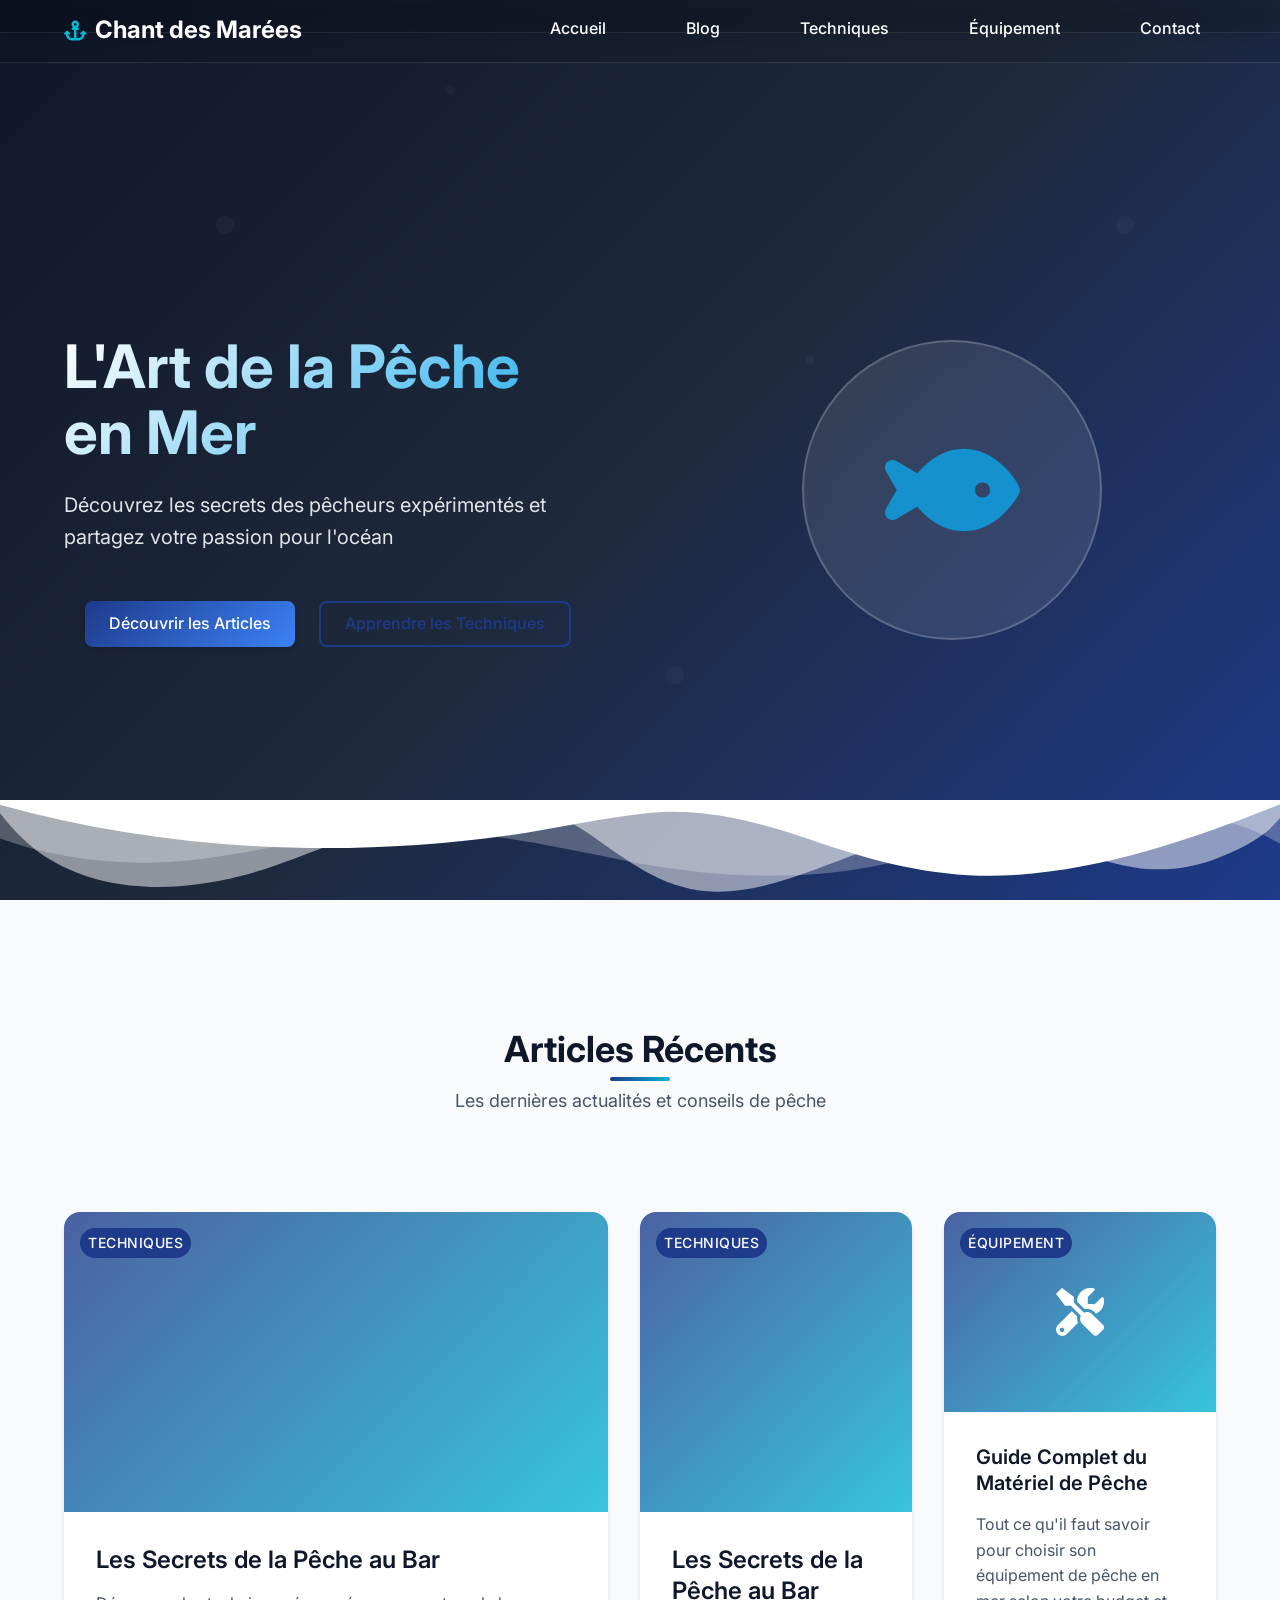
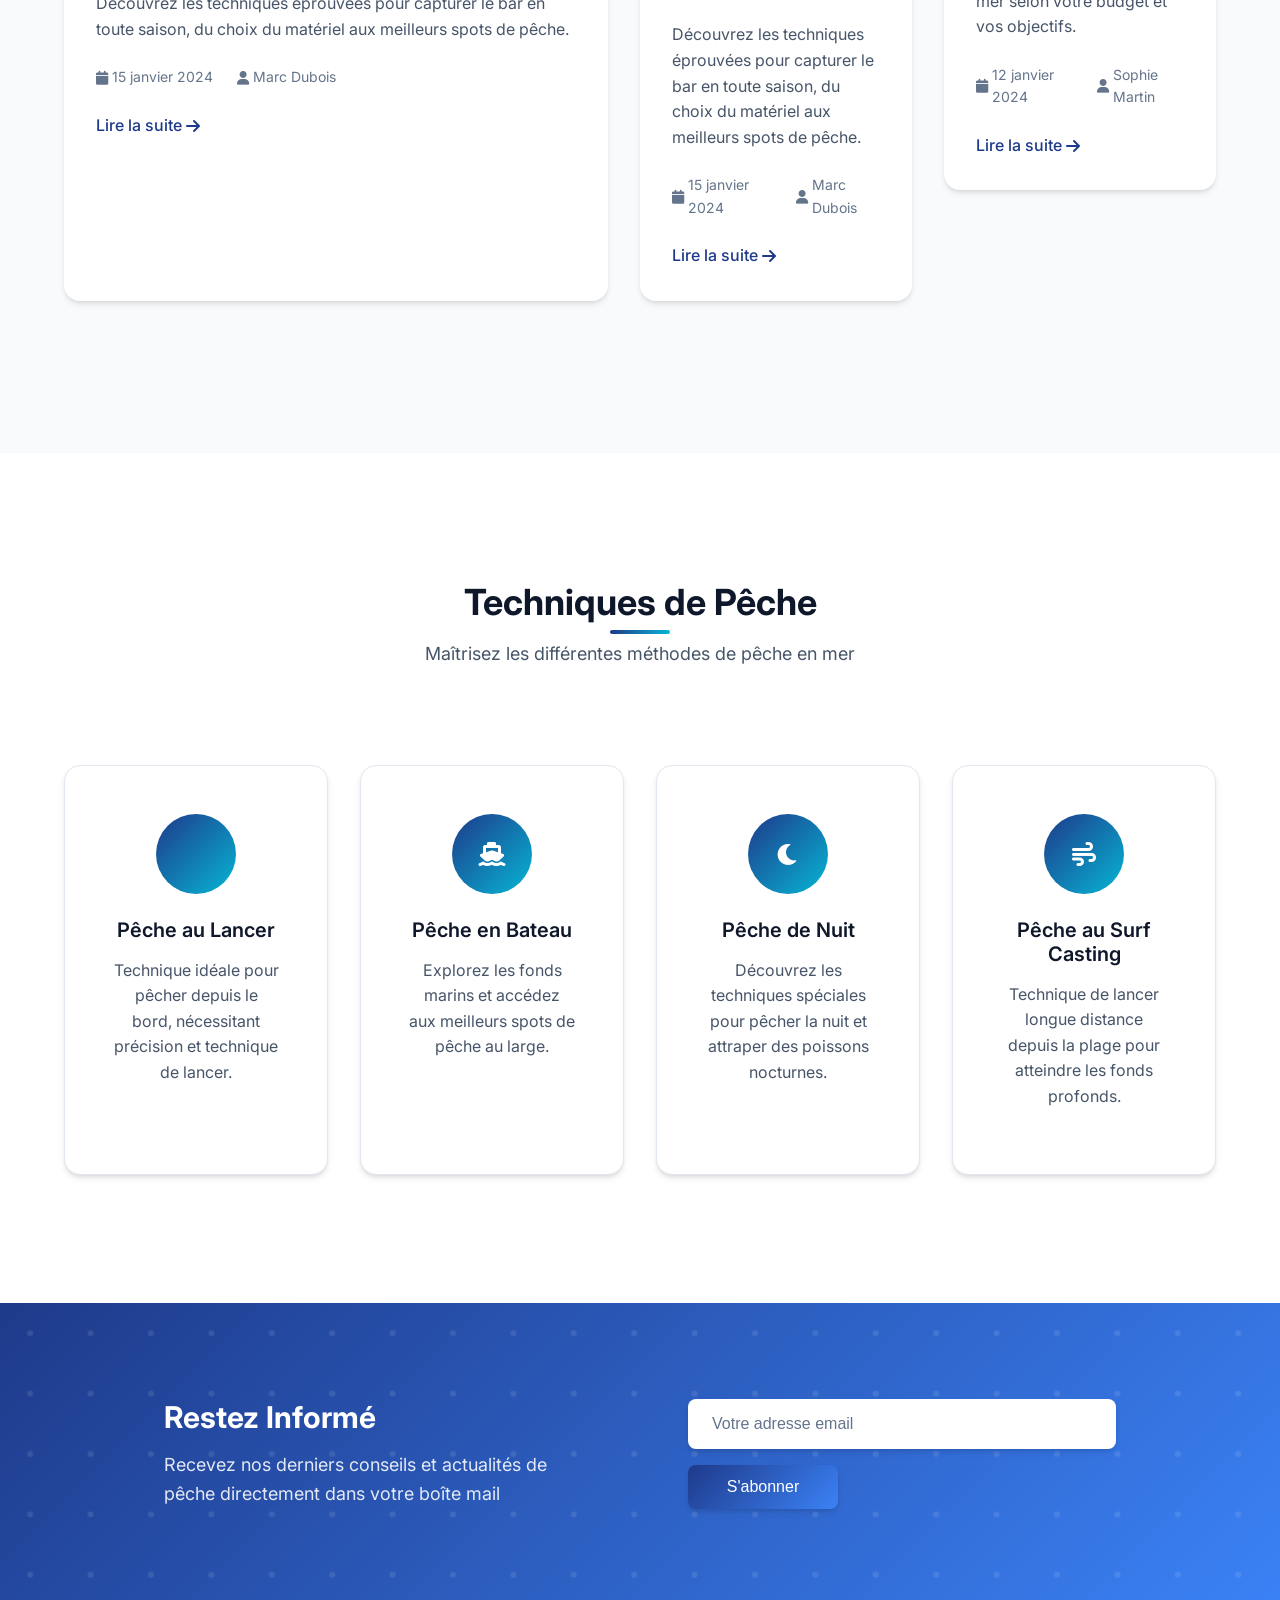
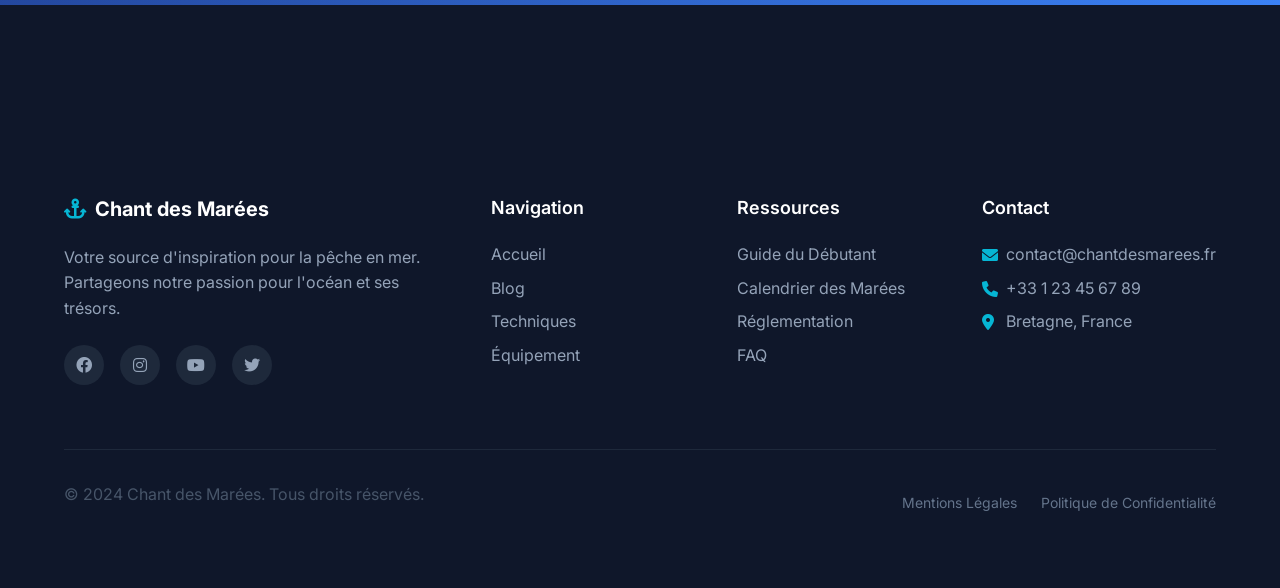
<file: index.html>
<!DOCTYPE html>
<html lang="fr">
<head>
    <meta charset="UTF-8">
    <meta name="viewport" content="width=device-width, initial-scale=1.0">
    <title>Chant des Marées - Blog de Pêche</title>
    <meta name="description" content="Découvrez les secrets de la pêche en mer avec Chant des Marées. Conseils, techniques et récits de pêche pour tous les passionnés.">
    <link rel="stylesheet" href="css/main.css">
    <link rel="stylesheet" href="css/components.css">
    <link rel="stylesheet" href="css/responsive.css">
    <link href="https://fonts.googleapis.com/css2?family=Inter:wght@300;400;500;600;700&display=swap" rel="stylesheet">
    <link rel="stylesheet" href="https://cdnjs.cloudflare.com/ajax/libs/font-awesome/6.0.0/css/all.min.css">
</head>
<body>
    <!-- Header -->
    <header class="header">
        <nav class="navbar">
            <!-- Template sera chargé ici -->
        </nav>
    </header>

    <!-- Hero Section -->
    <section id="accueil" class="hero">
        <div class="hero-content">
            <div class="hero-text">
                <h2 class="hero-title">L'Art de la Pêche en Mer</h2>
                <p class="hero-subtitle">Découvrez les secrets des pêcheurs expérimentés et partagez votre passion pour l'océan</p>
                <div class="hero-buttons">
                    <a href="pages/blog.html" class="btn btn-primary">Découvrir les Articles</a>
                    <a href="#techniques" class="btn btn-secondary">Apprendre les Techniques</a>
                </div>
            </div>
            <div class="hero-image">
                <div class="hero-placeholder">
                    <i class="fas fa-fish"></i>
                </div>
            </div>
        </div>
        <div class="hero-waves">
            <svg viewBox="0 0 1200 120" preserveAspectRatio="none">
                <path d="M0,0V46.29c47.79,22.2,103.59,32.17,158,28,70.36-5.37,136.33-33.31,206.8-37.5C438.64,32.43,512.34,53.67,583,72.05c69.27,18,138.3,24.88,209.4,13.08,36.15-6,69.85-17.84,104.45-29.34C989.49,25,1113-14.29,1200,52.47V0Z" opacity=".25"></path>
                <path d="M0,0V15.81C13,36.92,27.64,56.86,47.69,72.05,99.41,111.27,165,111,224.58,91.58c31.15-10.15,60.09-26.07,89.67-39.8,40.92-19,84.73-46,130.83-49.67,36.26-2.85,70.9,9.42,98.6,31.56,31.77,25.39,62.32,62,103.63,73,40.44,10.79,81.35-6.69,119.13-24.28s75.16-39,116.92-43.05c59.73-5.85,113.28,22.88,168.9,38.84,30.2,8.66,59,6.17,87.09-7.5,22.43-10.89,48-26.93,60.65-49.24V0Z" opacity=".5"></path>
                <path d="M0,0V5.63C149.93,59,314.09,71.32,475.83,42.57c43-7.64,84.23-20.12,127.61-26.46,59-8.63,112.48,12.24,165.56,35.4C827.93,77.22,886,95.24,951.2,90c86.53-7,172.46-45.71,248.8-84.81V0Z"></path>
            </svg>
        </div>
    </section>

    <!-- Featured Articles Section -->
    <section id="articles" class="featured-articles">
        <div class="container">
            <div class="section-header">
                <h2 class="section-title">Articles Récents</h2>
                <p class="section-subtitle">Les dernières actualités et conseils de pêche</p>
            </div>
            
            <div class="articles-grid">
                <article class="article-card featured">
                    <div class="article-image">
                        <div class="image-placeholder">
                            <i class="fas fa-water"></i>
                        </div>
                        <div class="article-category">Technique</div>
                    </div>
                    <div class="article-content">
                        <h3 class="article-title">Les Secrets de la Pêche au Bar</h3>
                        <p class="article-excerpt">Découvrez les techniques éprouvées pour capturer le bar en toute saison, du choix du matériel aux meilleurs spots de pêche.</p>
                        <div class="article-meta">
                            <span class="article-date"><i class="fas fa-calendar"></i> 15 Janvier 2024</span>
                            <span class="article-author"><i class="fas fa-user"></i> Marc Dubois</span>
                        </div>
                        <a href="#" class="article-link">Lire la suite <i class="fas fa-arrow-right"></i></a>
                    </div>
                </article>

                <article class="article-card">
                    <div class="article-image">
                        <div class="image-placeholder">
                            <i class="fas fa-compass"></i>
                        </div>
                        <div class="article-category">Équipement</div>
                    </div>
                    <div class="article-content">
                        <h3 class="article-title">Guide Complet du Matériel de Pêche</h3>
                        <p class="article-excerpt">Tout ce qu'il faut savoir pour choisir son équipement de pêche en mer selon votre budget et vos objectifs.</p>
                        <div class="article-meta">
                            <span class="article-date"><i class="fas fa-calendar"></i> 12 Janvier 2024</span>
                            <span class="article-author"><i class="fas fa-user"></i> Sophie Martin</span>
                        </div>
                        <a href="#" class="article-link">Lire la suite <i class="fas fa-arrow-right"></i></a>
                    </div>
                </article>

                <article class="article-card">
                    <div class="article-image">
                        <div class="image-placeholder">
                            <i class="fas fa-sun"></i>
                        </div>
                        <div class="article-category">Conseils</div>
                    </div>
                    <div class="article-content">
                        <h3 class="article-title">Pêche d'Été : Les Meilleurs Moments</h3>
                        <p class="article-excerpt">Optimisez vos sorties de pêche estivales en connaissant les meilleures heures et conditions météo.</p>
                        <div class="article-meta">
                            <span class="article-date"><i class="fas fa-calendar"></i> 10 Janvier 2024</span>
                            <span class="article-author"><i class="fas fa-user"></i> Pierre Leroy</span>
                        </div>
                        <a href="#" class="article-link">Lire la suite <i class="fas fa-arrow-right"></i></a>
                    </div>
                </article>
            </div>
        </div>
    </section>

    <!-- Techniques Section -->
    <section id="techniques" class="techniques">
        <div class="container">
            <div class="section-header">
                <h2 class="section-title">Techniques de Pêche</h2>
                <p class="section-subtitle">Maîtrisez les différentes méthodes de pêche en mer</p>
            </div>
            
            <div class="techniques-grid">
                <div class="technique-card">
                    <div class="technique-icon">
                        <i class="fas fa-fishing-rod"></i>
                    </div>
                    <h3 class="technique-title">Pêche au Lancer</h3>
                    <p class="technique-description">Technique idéale pour pêcher depuis le bord, nécessitant précision et technique de lancer.</p>
                </div>
                
                <div class="technique-card">
                    <div class="technique-icon">
                        <i class="fas fa-ship"></i>
                    </div>
                    <h3 class="technique-title">Pêche en Bateau</h3>
                    <p class="technique-description">Explorez les fonds marins et accédez aux meilleurs spots de pêche au large.</p>
                </div>
                
                <div class="technique-card">
                    <div class="technique-icon">
                        <i class="fas fa-moon"></i>
                    </div>
                    <h3 class="technique-title">Pêche de Nuit</h3>
                    <p class="technique-description">Découvrez les techniques spéciales pour pêcher la nuit et attraper des poissons nocturnes.</p>
                </div>
                
                <div class="technique-card">
                    <div class="technique-icon">
                        <i class="fas fa-wind"></i>
                    </div>
                    <h3 class="technique-title">Pêche au Surf Casting</h3>
                    <p class="technique-description">Technique de lancer longue distance depuis la plage pour atteindre les fonds profonds.</p>
                </div>
            </div>
        </div>
    </section>

    <!-- Newsletter Section -->
    <section class="newsletter">
        <div class="container">
            <div class="newsletter-content">
                <div class="newsletter-text">
                    <h2 class="newsletter-title">Restez Informé</h2>
                    <p class="newsletter-subtitle">Recevez nos derniers conseils et actualités de pêche directement dans votre boîte mail</p>
                </div>
                <form class="newsletter-form">
                    <input type="email" placeholder="Votre adresse email" class="newsletter-input" required>
                    <button type="submit" class="btn btn-primary">S'abonner</button>
                </form>
            </div>
        </div>
    </section>

    <!-- Footer -->
    <footer class="footer">
        <div class="container">
            <div class="footer-content">
                <div class="footer-section">
                    <h3 class="footer-title"><i class="fas fa-anchor"></i> Chant des Marées</h3>
                    <p class="footer-description">Votre source d'inspiration pour la pêche en mer. Partageons notre passion pour l'océan et ses trésors.</p>
                    <div class="social-links">
                        <a href="#" class="social-link"><i class="fab fa-facebook"></i></a>
                        <a href="#" class="social-link"><i class="fab fa-instagram"></i></a>
                        <a href="#" class="social-link"><i class="fab fa-youtube"></i></a>
                        <a href="#" class="social-link"><i class="fab fa-twitter"></i></a>
                    </div>
                </div>
                
                <div class="footer-section">
                    <h4 class="footer-subtitle">Navigation</h4>
                    <ul class="footer-links">
                        <li><a href="./">Accueil</a></li>
                        <li><a href="pages/blog.html">Blog</a></li>
                        <li><a href="#techniques">Techniques</a></li>
                        <li><a href="#equipement">Équipement</a></li>
                    </ul>
                </div>
                
                <div class="footer-section">
                    <h4 class="footer-subtitle">Ressources</h4>
                    <ul class="footer-links">
                        <li><a href="#">Guide du Débutant</a></li>
                        <li><a href="#">Calendrier des Marées</a></li>
                        <li><a href="#">Réglementation</a></li>
                        <li><a href="#">FAQ</a></li>
                    </ul>
                </div>
                
                <div class="footer-section">
                    <h4 class="footer-subtitle">Contact</h4>
                    <div class="contact-info">
                        <p><i class="fas fa-envelope"></i> contact@chantdesmarees.fr</p>
                        <p><i class="fas fa-phone"></i> +33 1 23 45 67 89</p>
                        <p><i class="fas fa-map-marker-alt"></i> Bretagne, France</p>
                    </div>
                </div>
            </div>
            
            <div class="footer-bottom">
                <p>&copy; 2024 Chant des Marées. Tous droits réservés.</p>
                <div class="footer-legal">
                    <a href="#">Mentions Légales</a>
                    <a href="#">Politique de Confidentialité</a>
                </div>
            </div>
        </div>
    </footer>

    <script src="js/template-loader.js"></script>
    <script src="js/article-loader.js"></script>
    <script src="js/home-articles.js"></script>
    <script src="js/main.js"></script>
</body>
</html>
</file>
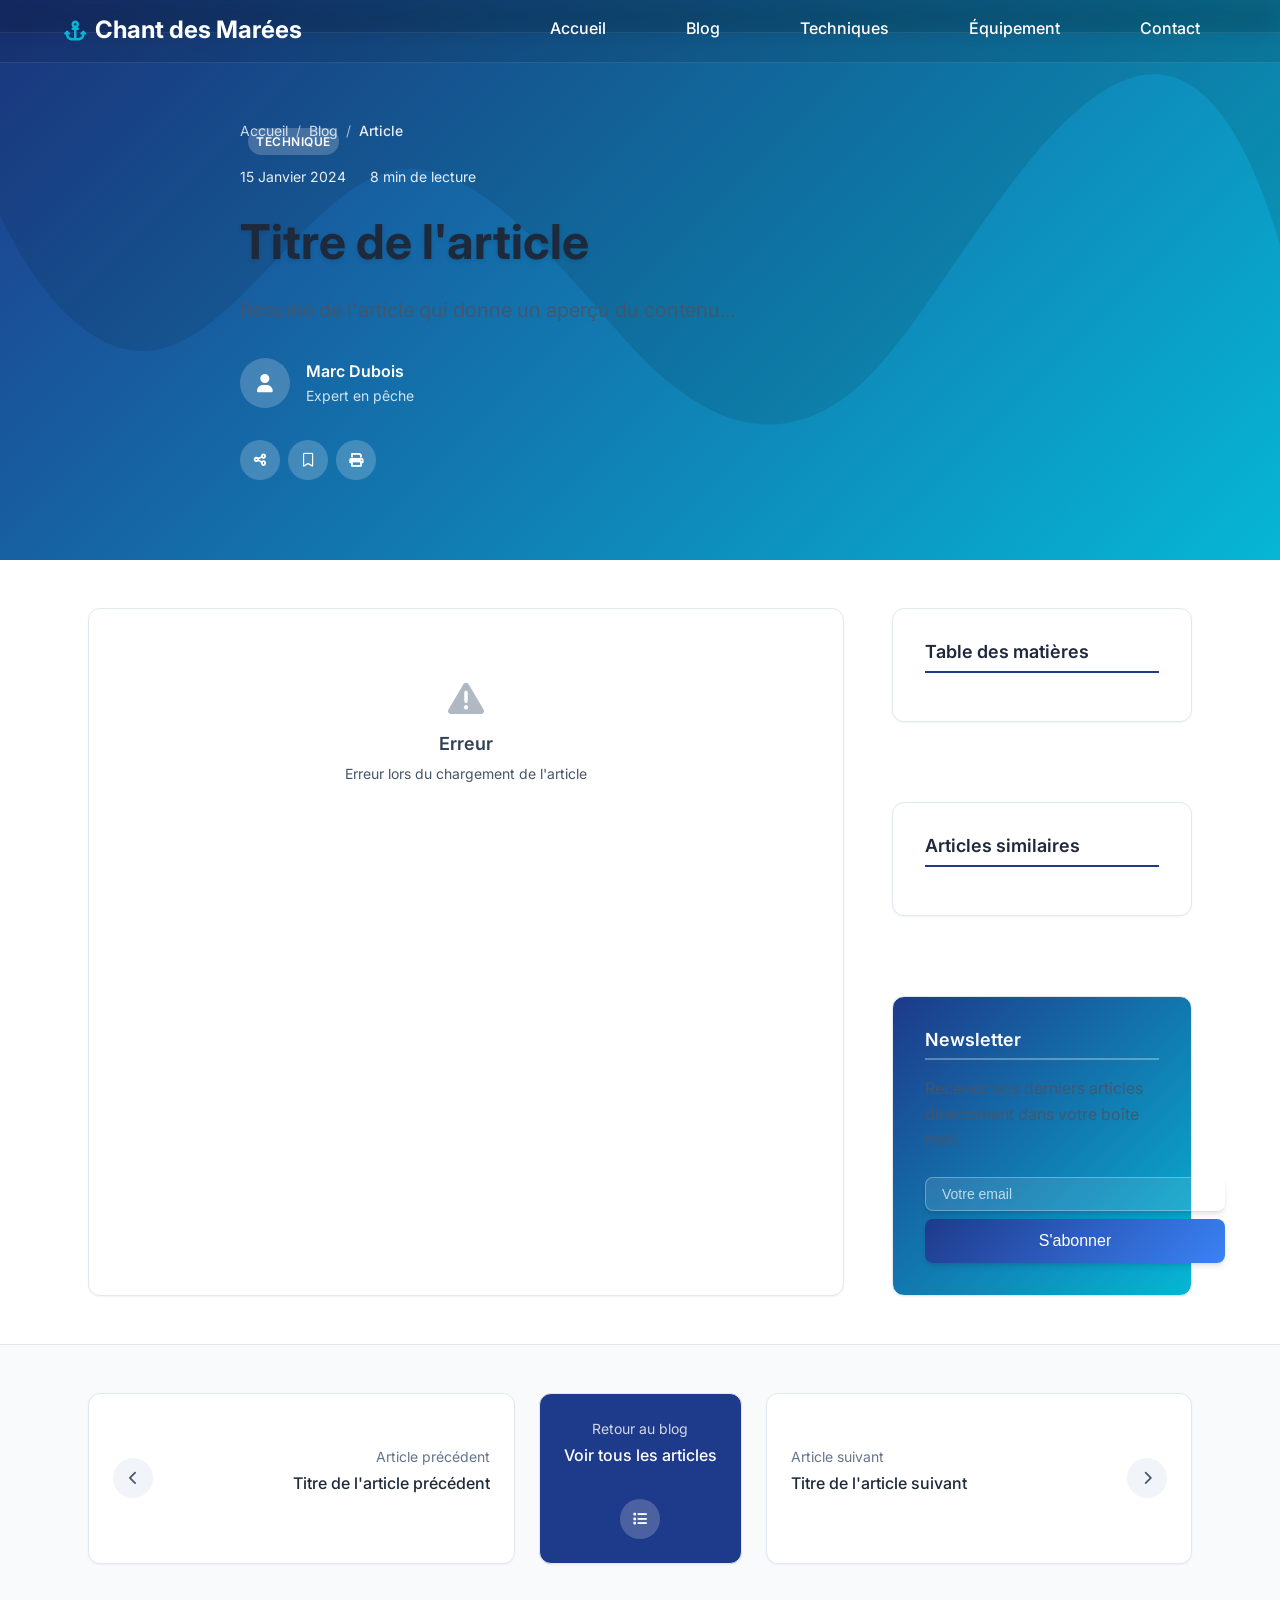
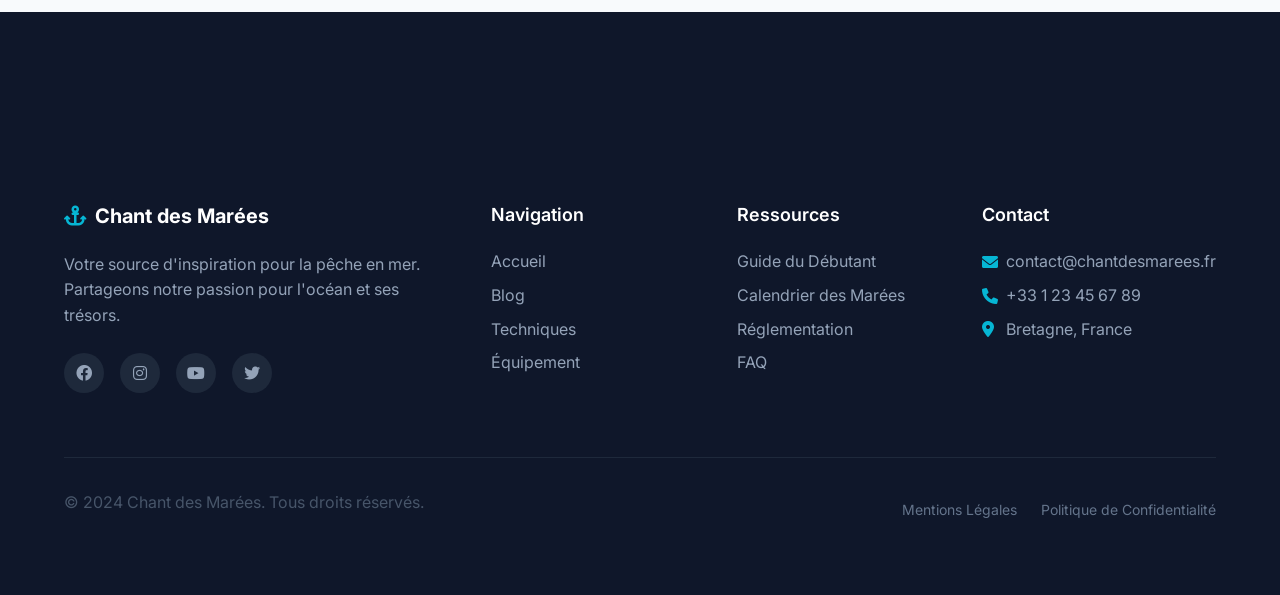
<file: article.html>
<!DOCTYPE html>
<html lang="fr">
<head>
    <meta charset="UTF-8">
    <meta name="viewport" content="width=device-width, initial-scale=1.0">
    <title>Article - Chant des Marées</title>
    <meta name="description" content="Découvrez nos articles détaillés sur la pêche en mer. Conseils, techniques et récits pour tous les passionnés.">
    <link rel="stylesheet" href="css/main.css">
    <link rel="stylesheet" href="css/components.css">
    <link rel="stylesheet" href="css/responsive.css">
    <link rel="stylesheet" href="css/blog.css">
    <link rel="stylesheet" href="css/article.css">
    <link href="https://fonts.googleapis.com/css2?family=Inter:wght@300;400;500;600;700&display=swap" rel="stylesheet">
    <link rel="stylesheet" href="https://cdnjs.cloudflare.com/ajax/libs/font-awesome/6.0.0/css/all.min.css">
</head>
<body>
    <!-- Header -->
    <header class="header">
        <nav class="navbar">
            <!-- Template sera chargé ici -->
        </nav>
    </header>

    <!-- Article Hero Section -->
    <section class="article-hero" id="article-hero">
        <div class="container">
            <div class="article-hero-content">
                <!-- Breadcrumb -->
                <nav class="breadcrumb">
                    <a href="/" class="breadcrumb-link">Accueil</a>
                    <span class="breadcrumb-separator">/</span>
                    <a href="/blog" class="breadcrumb-link">Blog</a>
                    <span class="breadcrumb-separator">/</span>
                    <span class="breadcrumb-current" id="breadcrumb-category">Article</span>
                </nav>

                <!-- Article Meta -->
                <div class="article-meta-header">
                    <span class="article-category" id="article-category">Technique</span>
                    <span class="article-date" id="article-date">15 Janvier 2024</span>
                    <span class="article-read-time" id="article-read-time">8 min de lecture</span>
                </div>

                <!-- Article Title -->
                <h1 class="article-title" id="article-title">Titre de l'article</h1>

                <!-- Article Excerpt -->
                <p class="article-excerpt" id="article-excerpt">Résumé de l'article qui donne un aperçu du contenu...</p>

                <!-- Article Author -->
                <div class="article-author-info">
                    <div class="author-avatar">
                        <i class="fas fa-user"></i>
                    </div>
                    <div class="author-details">
                        <span class="author-name" id="article-author">Marc Dubois</span>
                        <span class="author-title">Expert en pêche</span>
                    </div>
                </div>

                <!-- Article Actions -->
                <div class="article-actions">
                    <button class="action-btn" id="share-btn" title="Partager">
                        <i class="fas fa-share-alt"></i>
                    </button>
                    <button class="action-btn" id="bookmark-btn" title="Sauvegarder">
                        <i class="far fa-bookmark"></i>
                    </button>
                    <button class="action-btn" id="print-btn" title="Imprimer">
                        <i class="fas fa-print"></i>
                    </button>
                </div>
            </div>
        </div>
    </section>

    <!-- Article Content -->
    <main class="article-main">
        <div class="container">
            <div class="article-layout">
                <!-- Article Content -->
                <article class="article-content" id="article-content">
                    <!-- Article Image -->
                    <div class="article-image" id="article-image">
                        <div class="image-placeholder">
                            <i class="fas fa-image"></i>
                        </div>
                    </div>

                    <!-- Article Body -->
                    <div class="article-body" id="article-body">
                        <!-- Content will be loaded here by JavaScript -->
                    </div>

                    <!-- Article Tags -->
                    <div class="article-tags" id="article-tags">
                        <!-- Tags will be loaded here by JavaScript -->
                    </div>

                    <!-- Article Share -->
                    <div class="article-share">
                        <h3>Partager cet article</h3>
                        <div class="share-buttons">
                            <a href="#" class="share-btn facebook" data-platform="facebook">
                                <i class="fab fa-facebook-f"></i>
                                <span>Facebook</span>
                            </a>
                            <a href="#" class="share-btn twitter" data-platform="twitter">
                                <i class="fab fa-twitter"></i>
                                <span>Twitter</span>
                            </a>
                            <a href="#" class="share-btn linkedin" data-platform="linkedin">
                                <i class="fab fa-linkedin-in"></i>
                                <span>LinkedIn</span>
                            </a>
                            <a href="#" class="share-btn whatsapp" data-platform="whatsapp">
                                <i class="fab fa-whatsapp"></i>
                                <span>WhatsApp</span>
                            </a>
                        </div>
                    </div>
                </article>

                <!-- Article Sidebar -->
                <aside class="article-sidebar">
                    <!-- Table of Contents -->
                    <div class="sidebar-widget">
                        <h3 class="widget-title">Table des matières</h3>
                        <nav class="table-of-contents" id="table-of-contents">
                            <!-- Generated by JavaScript -->
                        </nav>
                    </div>

                    <!-- Related Articles -->
                    <div class="sidebar-widget">
                        <h3 class="widget-title">Articles similaires</h3>
                        <div class="related-articles" id="related-articles">
                            <!-- Generated by JavaScript -->
                        </div>
                    </div>

                    <!-- Newsletter -->
                    <div class="sidebar-widget newsletter-widget">
                        <h3 class="widget-title">Newsletter</h3>
                        <p>Recevez nos derniers articles directement dans votre boîte mail.</p>
                        <form class="newsletter-form">
                            <input type="email" placeholder="Votre email" class="newsletter-input" required>
                            <button type="submit" class="btn btn-primary">S'abonner</button>
                        </form>
                    </div>
                </aside>
            </div>
        </div>
    </main>

    <!-- Article Navigation -->
    <section class="article-navigation">
        <div class="container">
            <div class="nav-articles">
                <a href="#" class="nav-article prev" id="prev-article">
                    <div class="nav-article-content">
                        <span class="nav-article-label">Article précédent</span>
                        <h3 class="nav-article-title" id="prev-article-title">Titre de l'article précédent</h3>
                    </div>
                    <div class="nav-article-arrow">
                        <i class="fas fa-chevron-left"></i>
                    </div>
                </a>

                <a href="/blog" class="nav-article back">
                    <div class="nav-article-content">
                        <span class="nav-article-label">Retour au blog</span>
                        <h3 class="nav-article-title">Voir tous les articles</h3>
                    </div>
                    <div class="nav-article-arrow">
                        <i class="fas fa-list"></i>
                    </div>
                </a>

                <a href="#" class="nav-article next" id="next-article">
                    <div class="nav-article-content">
                        <span class="nav-article-label">Article suivant</span>
                        <h3 class="nav-article-title" id="next-article-title">Titre de l'article suivant</h3>
                    </div>
                    <div class="nav-article-arrow">
                        <i class="fas fa-chevron-right"></i>
                    </div>
                </a>
            </div>
        </div>
    </section>

    <!-- Footer -->
    <footer class="footer">
        <div class="container">
            <div class="footer-content">
                <div class="footer-section">
                    <h3 class="footer-title"><i class="fas fa-anchor"></i> Chant des Marées</h3>
                    <p class="footer-description">Votre source d'inspiration pour la pêche en mer. Partageons notre passion pour l'océan et ses trésors.</p>
                    <div class="social-links">
                        <a href="#" class="social-link"><i class="fab fa-facebook"></i></a>
                        <a href="#" class="social-link"><i class="fab fa-instagram"></i></a>
                        <a href="#" class="social-link"><i class="fab fa-youtube"></i></a>
                        <a href="#" class="social-link"><i class="fab fa-twitter"></i></a>
                    </div>
                </div>
                
                <div class="footer-section">
                    <h4 class="footer-subtitle">Navigation</h4>
                    <ul class="footer-links">
                        <li><a href="/">Accueil</a></li>
                        <li><a href="/blog">Blog</a></li>
                        <li><a href="index.html#techniques">Techniques</a></li>
                        <li><a href="index.html#equipement">Équipement</a></li>
                    </ul>
                </div>
                
                <div class="footer-section">
                    <h4 class="footer-subtitle">Ressources</h4>
                    <ul class="footer-links">
                        <li><a href="#">Guide du Débutant</a></li>
                        <li><a href="#">Calendrier des Marées</a></li>
                        <li><a href="#">Réglementation</a></li>
                        <li><a href="#">FAQ</a></li>
                    </ul>
                </div>
                
                <div class="footer-section">
                    <h4 class="footer-subtitle">Contact</h4>
                    <div class="contact-info">
                        <p><i class="fas fa-envelope"></i> contact@chantdesmarees.fr</p>
                        <p><i class="fas fa-phone"></i> +33 1 23 45 67 89</p>
                        <p><i class="fas fa-map-marker-alt"></i> Bretagne, France</p>
                    </div>
                </div>
            </div>
            
            <div class="footer-bottom">
                <p>&copy; 2024 Chant des Marées. Tous droits réservés.</p>
                <div class="footer-legal">
                    <a href="#">Mentions Légales</a>
                    <a href="#">Politique de Confidentialité</a>
                </div>
            </div>
        </div>
    </footer>

    <!-- Scripts -->
    <script src="js/main.js"></script>
    <script src="js/components.js"></script>
    <script src="js/blog.js"></script>
    <script src="js/template-loader.js"></script>
    <script src="js/article.js"></script>
</body>
</html>
</file>
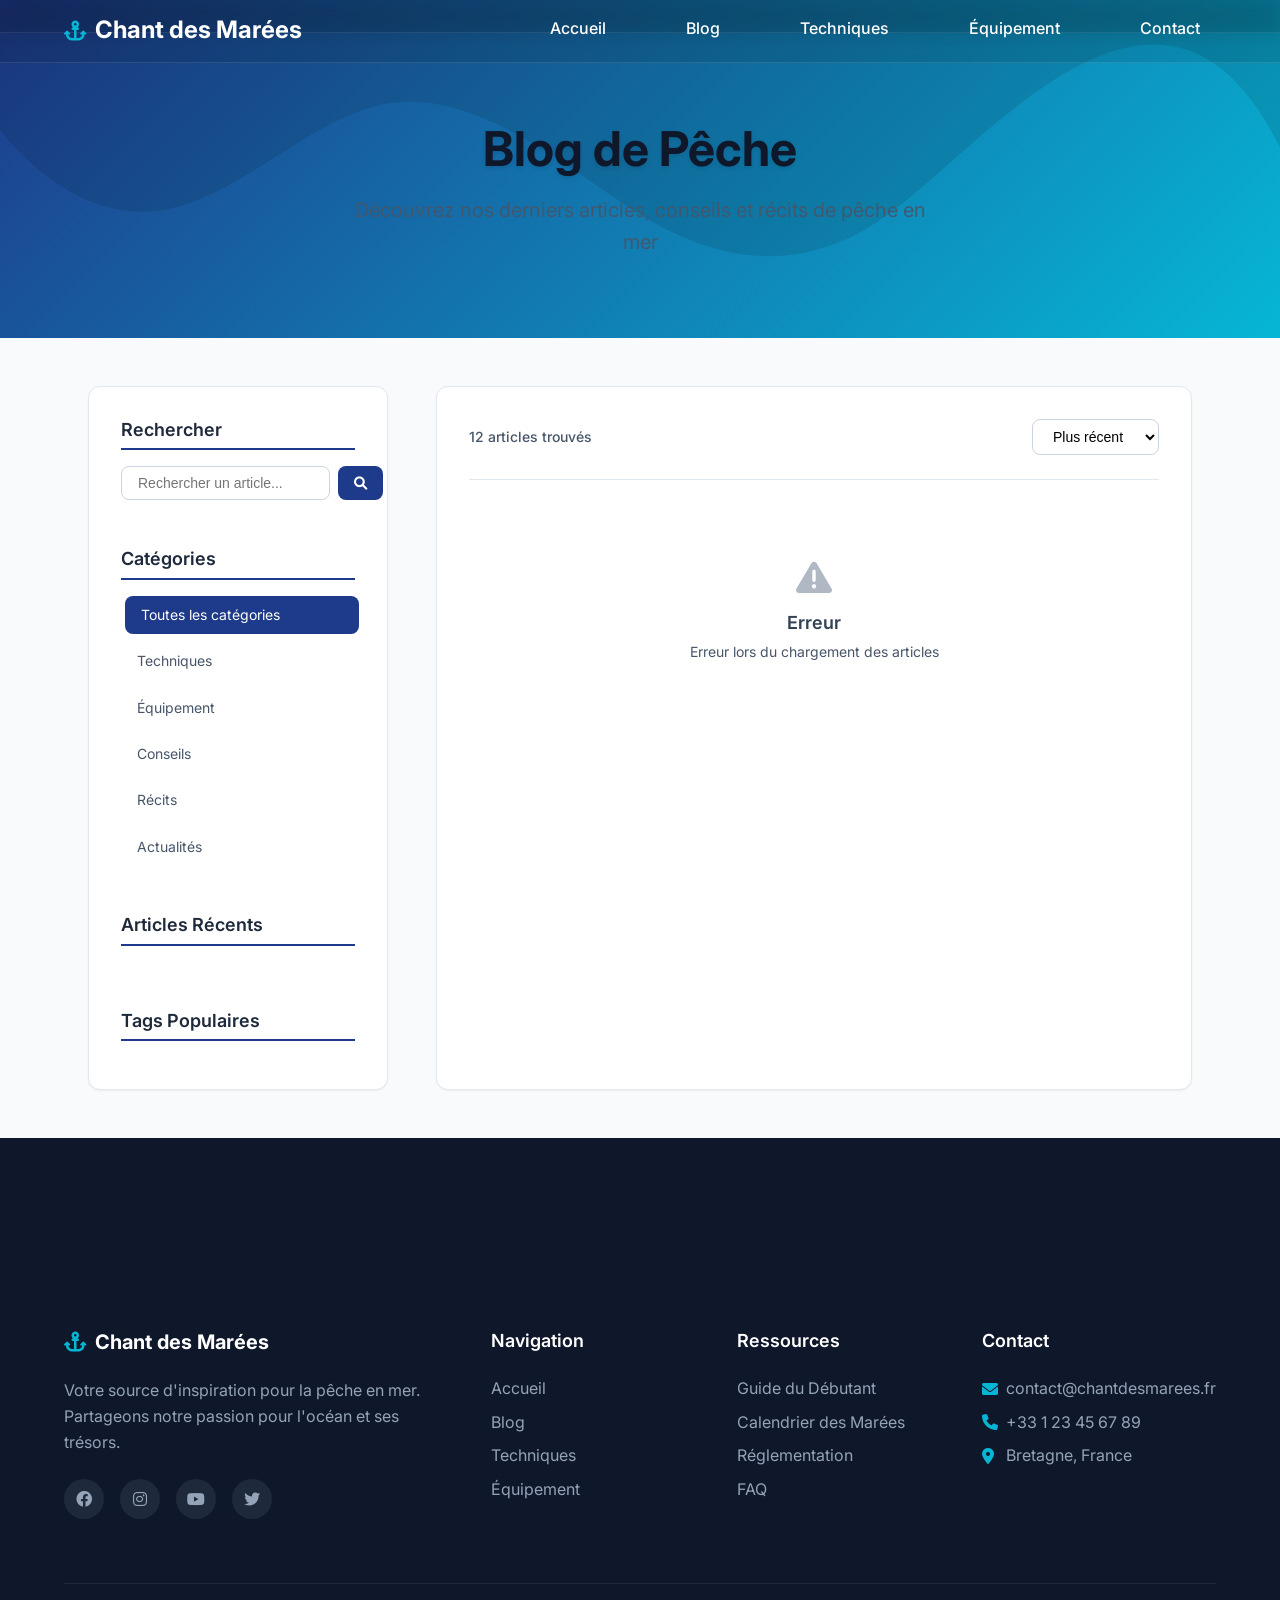
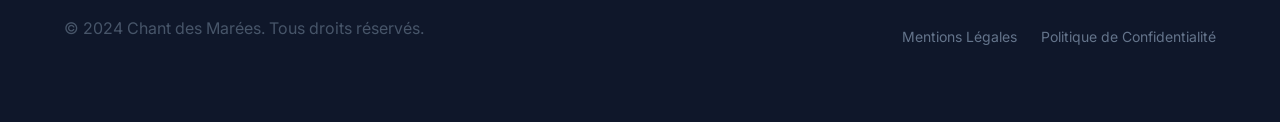
<file: blog.html>
<!DOCTYPE html>
<html lang="fr">
<head>
    <meta charset="UTF-8">
    <meta name="viewport" content="width=device-width, initial-scale=1.0">
    <title>Blog - Chant des Marées</title>
    <meta name="description" content="Découvrez tous nos articles de pêche en mer. Conseils, techniques, récits et actualités pour tous les passionnés de pêche.">
    <link rel="stylesheet" href="css/main.css">
    <link rel="stylesheet" href="css/components.css">
    <link rel="stylesheet" href="css/responsive.css">
    <link rel="stylesheet" href="css/blog.css">
    <link href="https://fonts.googleapis.com/css2?family=Inter:wght@300;400;500;600;700&display=swap" rel="stylesheet">
    <link rel="stylesheet" href="https://cdnjs.cloudflare.com/ajax/libs/font-awesome/6.0.0/css/all.min.css">
</head>
<body>
    <!-- Header -->
    <header class="header">
        <nav class="navbar">
            <!-- Template sera chargé ici -->
        </nav>
    </header>

    <!-- Blog Hero Section -->
    <section class="blog-hero">
        <div class="container">
            <div class="blog-hero-content">
                <h1 class="blog-hero-title">Blog de Pêche</h1>
                <p class="blog-hero-subtitle">Découvrez nos derniers articles, conseils et récits de pêche en mer</p>
            </div>
        </div>
    </section>

    <!-- Blog Content -->
    <main class="blog-main">
        <div class="container">
            <div class="blog-layout">
                <!-- Sidebar -->
                <aside class="blog-sidebar">
                    <!-- Search -->
                    <div class="sidebar-widget">
                        <h3 class="widget-title">Rechercher</h3>
                        <div class="search-form">
                            <input type="text" id="search-input" placeholder="Rechercher un article..." class="search-input">
                            <button type="button" id="search-btn" class="search-btn">
                                <i class="fas fa-search"></i>
                            </button>
                        </div>
                    </div>

                    <!-- Categories -->
                    <div class="sidebar-widget">
                        <h3 class="widget-title">Catégories</h3>
                        <ul class="category-list" id="category-filter">
                            <li><a href="#" class="category-link active" data-category="all">Toutes les catégories</a></li>
                            <li><a href="#" class="category-link" data-category="technique">Techniques</a></li>
                            <li><a href="#" class="category-link" data-category="equipement">Équipement</a></li>
                            <li><a href="#" class="category-link" data-category="conseils">Conseils</a></li>
                            <li><a href="#" class="category-link" data-category="recits">Récits</a></li>
                            <li><a href="#" class="category-link" data-category="actualites">Actualités</a></li>
                        </ul>
                    </div>

                    <!-- Recent Articles -->
                    <div class="sidebar-widget">
                        <h3 class="widget-title">Articles Récents</h3>
                        <div class="recent-articles" id="recent-articles">
                            <!-- Populated by JavaScript -->
                        </div>
                    </div>

                    <!-- Tags -->
                    <div class="sidebar-widget">
                        <h3 class="widget-title">Tags Populaires</h3>
                        <div class="tag-cloud" id="tag-cloud">
                            <!-- Populated by JavaScript -->
                        </div>
                    </div>
                </aside>

                <!-- Main Content -->
                <div class="blog-content">
                    <!-- Filters Bar -->
                    <div class="blog-filters">
                        <div class="filters-left">
                            <span class="results-count" id="results-count">12 articles trouvés</span>
                        </div>
                        <div class="filters-right">
                            <select id="sort-select" class="sort-select">
                                <option value="date-desc">Plus récent</option>
                                <option value="date-asc">Plus ancien</option>
                                <option value="title-asc">Titre A-Z</option>
                                <option value="title-desc">Titre Z-A</option>
                            </select>
                        </div>
                    </div>

                    <!-- Articles Grid -->
                    <div class="articles-container" id="articles-container">
                        <!-- Articles will be loaded here by JavaScript -->
                    </div>

                    <!-- Pagination -->
                    <div class="pagination-container" id="pagination-container">
                        <!-- Pagination will be generated by JavaScript -->
                    </div>
                </div>
            </div>
        </div>
    </main>

    <!-- Footer -->
    <footer class="footer">
        <div class="container">
            <div class="footer-content">
                <div class="footer-section">
                    <h3 class="footer-title"><i class="fas fa-anchor"></i> Chant des Marées</h3>
                    <p class="footer-description">Votre source d'inspiration pour la pêche en mer. Partageons notre passion pour l'océan et ses trésors.</p>
                    <div class="social-links">
                        <a href="#" class="social-link"><i class="fab fa-facebook"></i></a>
                        <a href="#" class="social-link"><i class="fab fa-instagram"></i></a>
                        <a href="#" class="social-link"><i class="fab fa-youtube"></i></a>
                        <a href="#" class="social-link"><i class="fab fa-twitter"></i></a>
                    </div>
                </div>
                
                <div class="footer-section">
                    <h4 class="footer-subtitle">Navigation</h4>
                    <ul class="footer-links">
                        <li><a href="/">Accueil</a></li>
                        <li><a href="/blog">Blog</a></li>
                        <li><a href="index.html#techniques">Techniques</a></li>
                        <li><a href="index.html#equipement">Équipement</a></li>
                    </ul>
                </div>
                
                <div class="footer-section">
                    <h4 class="footer-subtitle">Ressources</h4>
                    <ul class="footer-links">
                        <li><a href="#">Guide du Débutant</a></li>
                        <li><a href="#">Calendrier des Marées</a></li>
                        <li><a href="#">Réglementation</a></li>
                        <li><a href="#">FAQ</a></li>
                    </ul>
                </div>
                
                <div class="footer-section">
                    <h4 class="footer-subtitle">Contact</h4>
                    <div class="contact-info">
                        <p><i class="fas fa-envelope"></i> contact@chantdesmarees.fr</p>
                        <p><i class="fas fa-phone"></i> +33 1 23 45 67 89</p>
                        <p><i class="fas fa-map-marker-alt"></i> Bretagne, France</p>
                    </div>
                </div>
            </div>
            
            <div class="footer-bottom">
                <p>&copy; 2024 Chant des Marées. Tous droits réservés.</p>
                <div class="footer-legal">
                    <a href="#">Mentions Légales</a>
                    <a href="#">Politique de Confidentialité</a>
                </div>
            </div>
        </div>
    </footer>

    <!-- Scripts -->
    <script src="js/main.js"></script>
    <script src="js/components.js"></script>
    <script src="js/template-loader.js"></script>
    <script src="js/blog.js"></script>
</body>
</html>
</file>
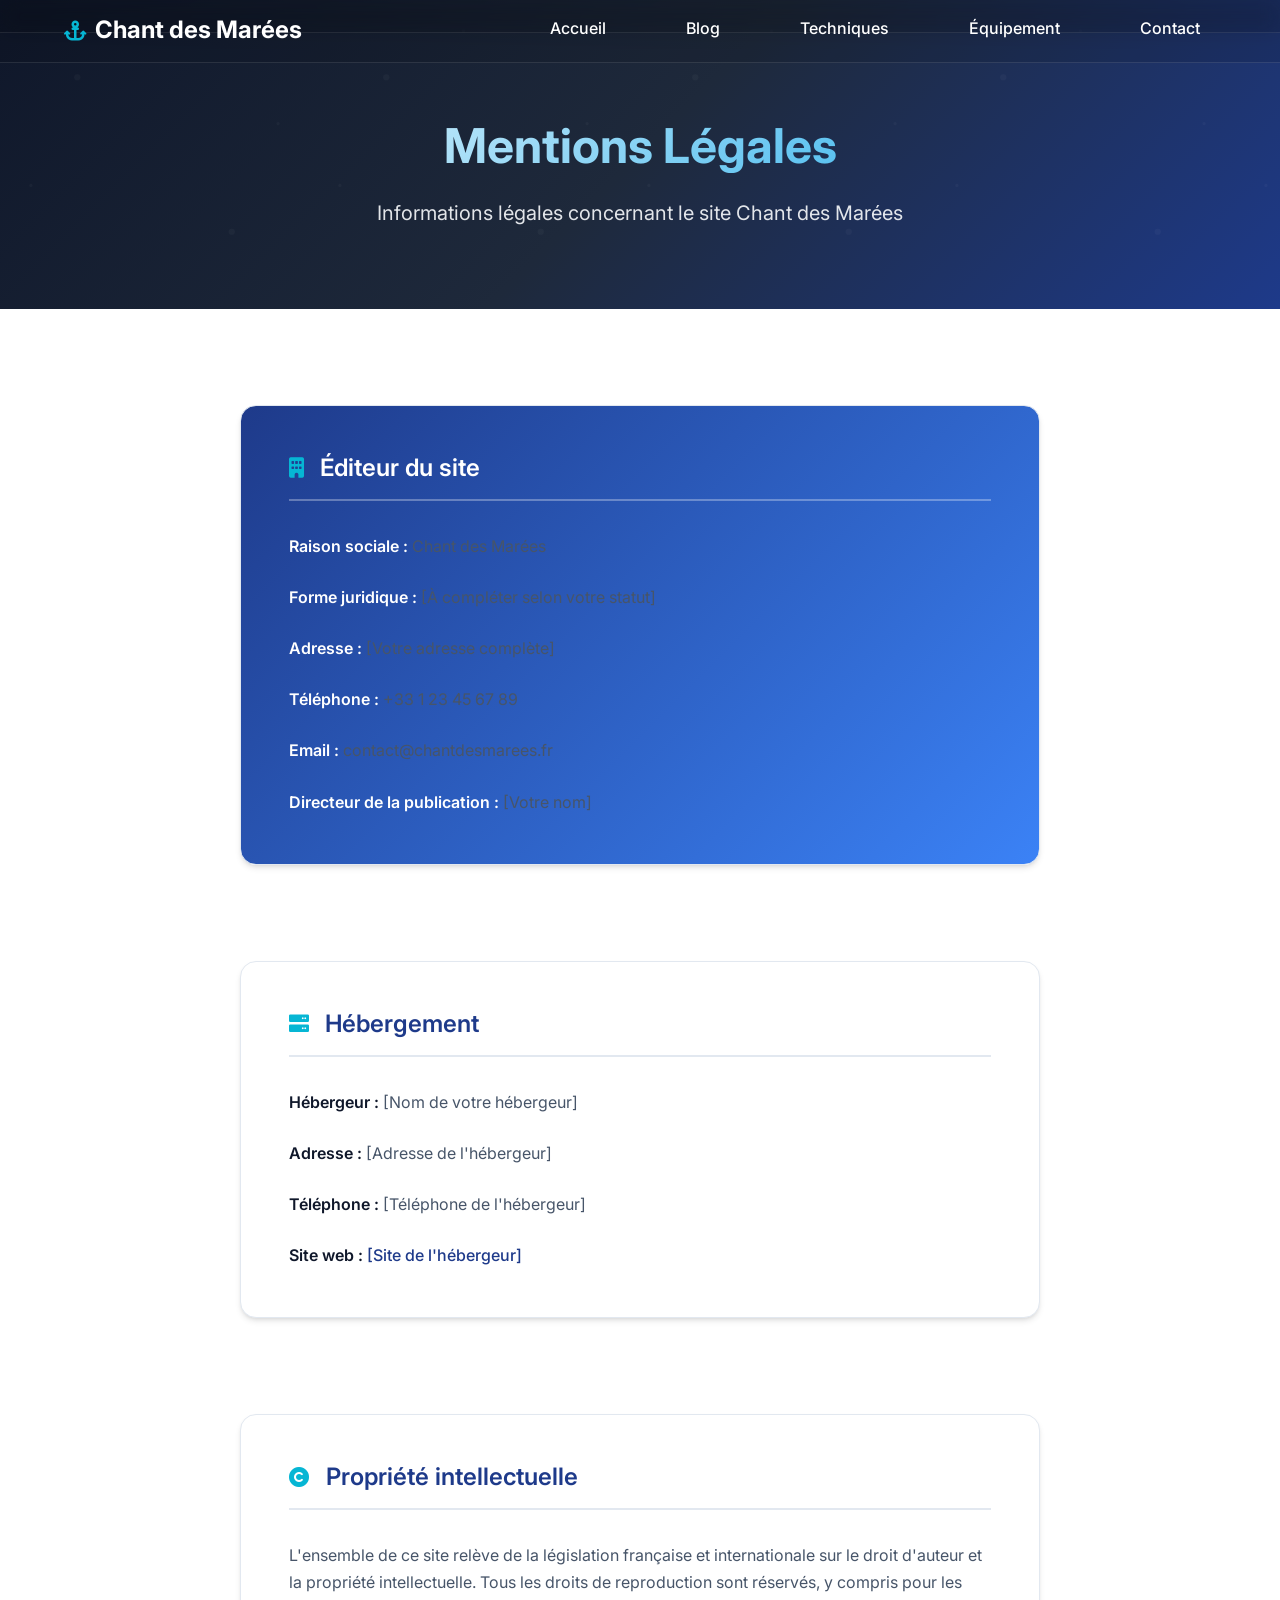
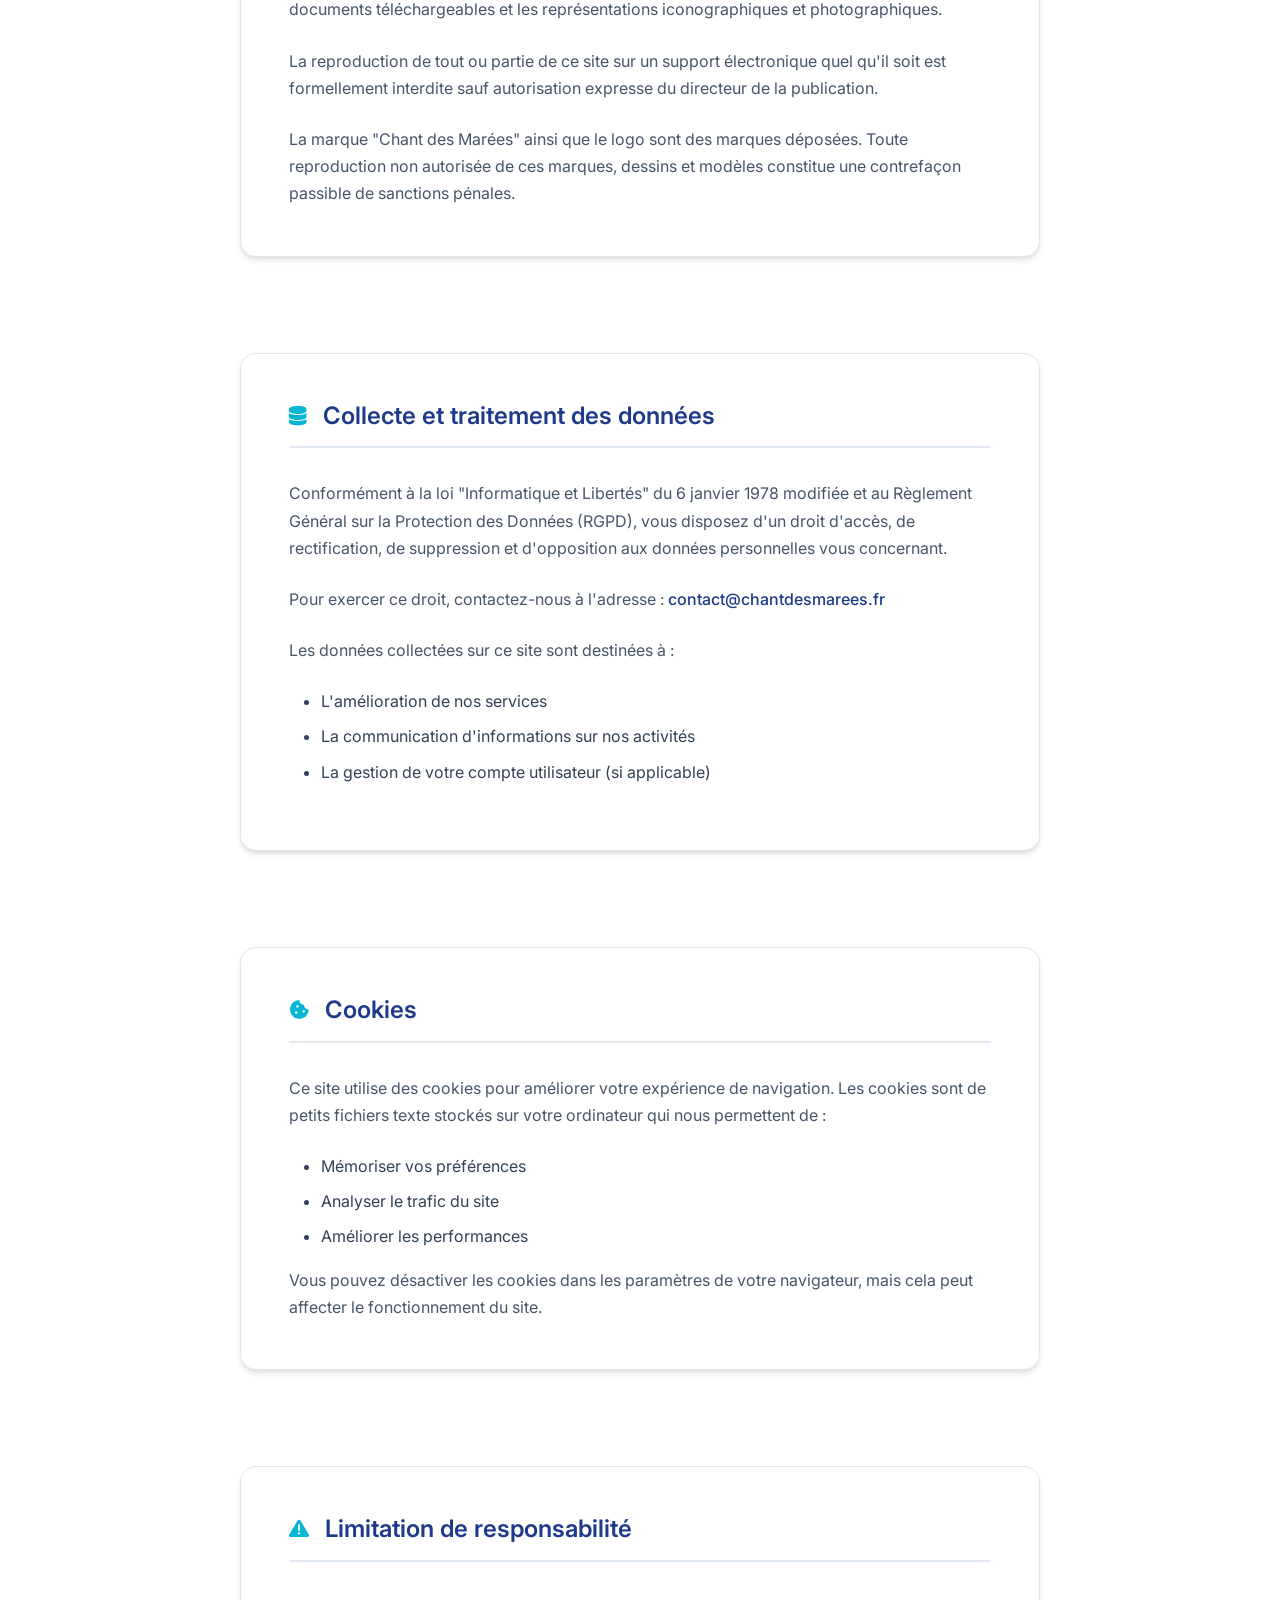
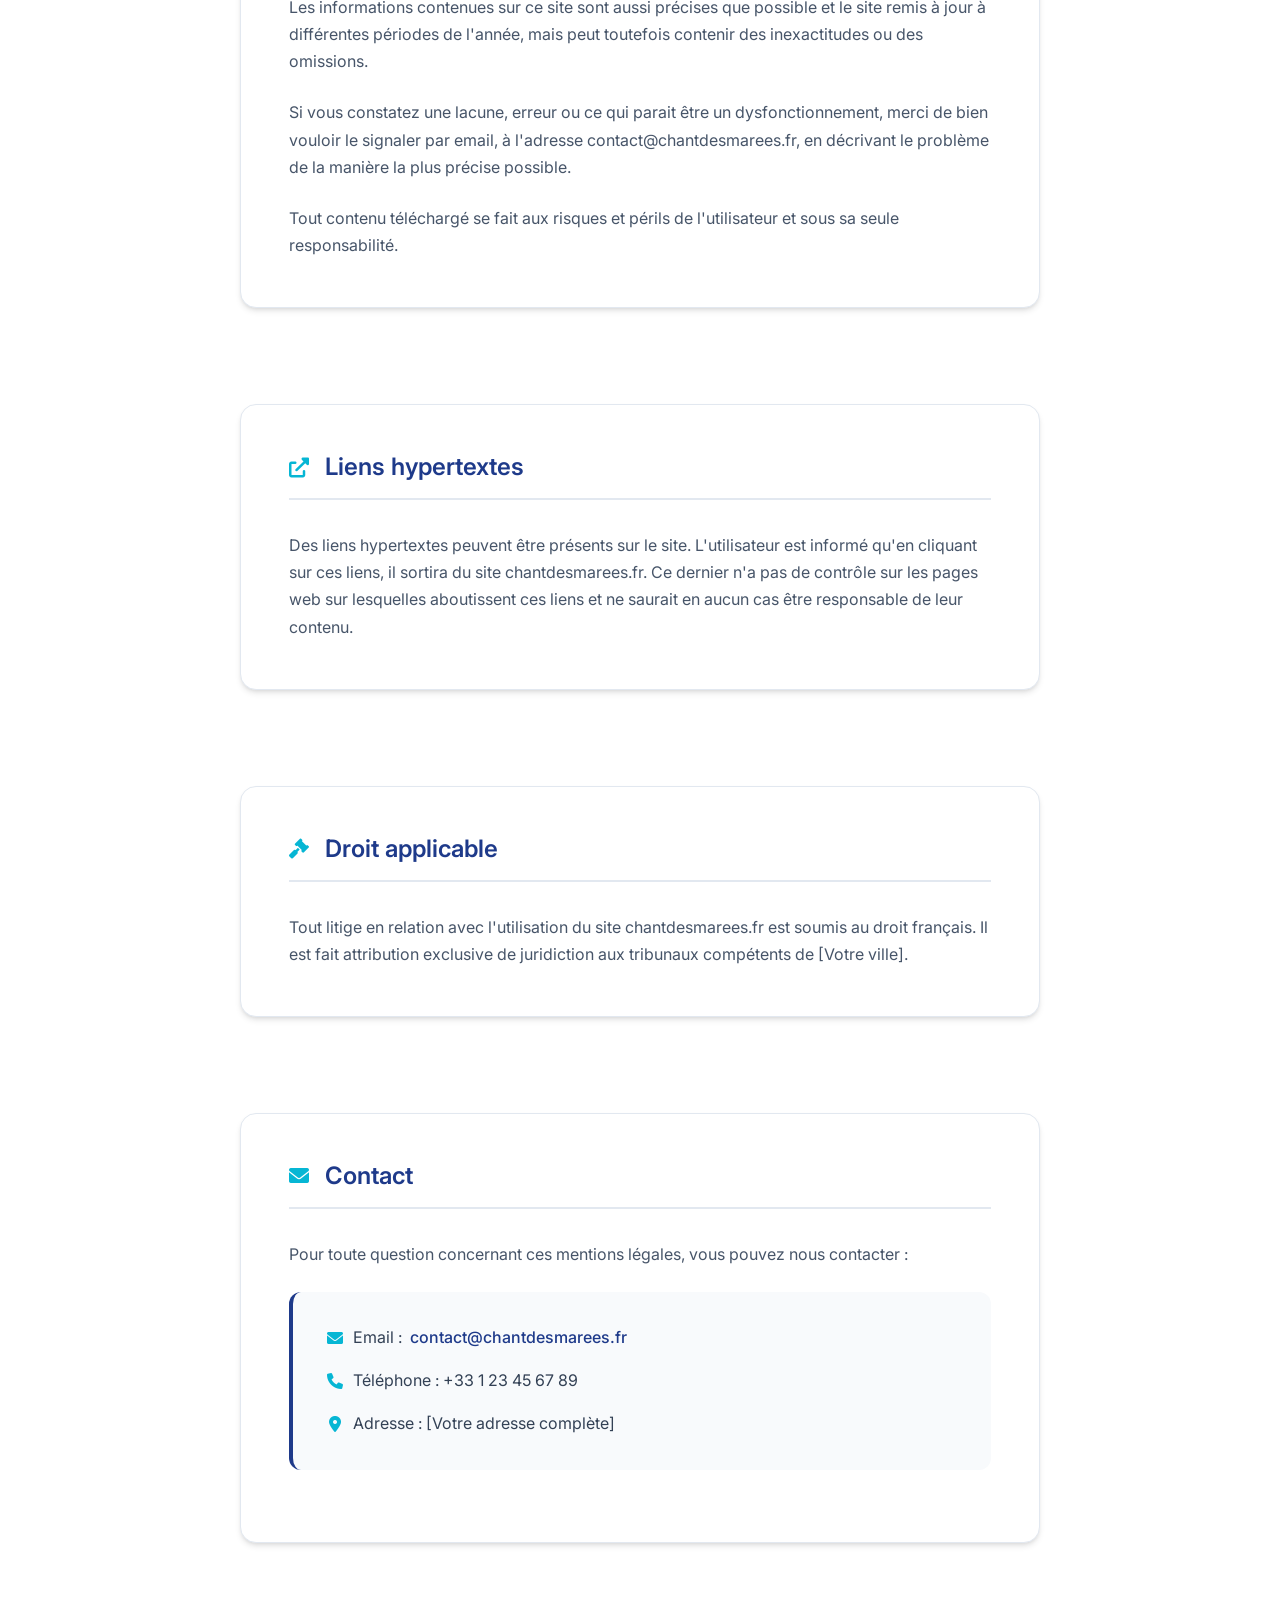
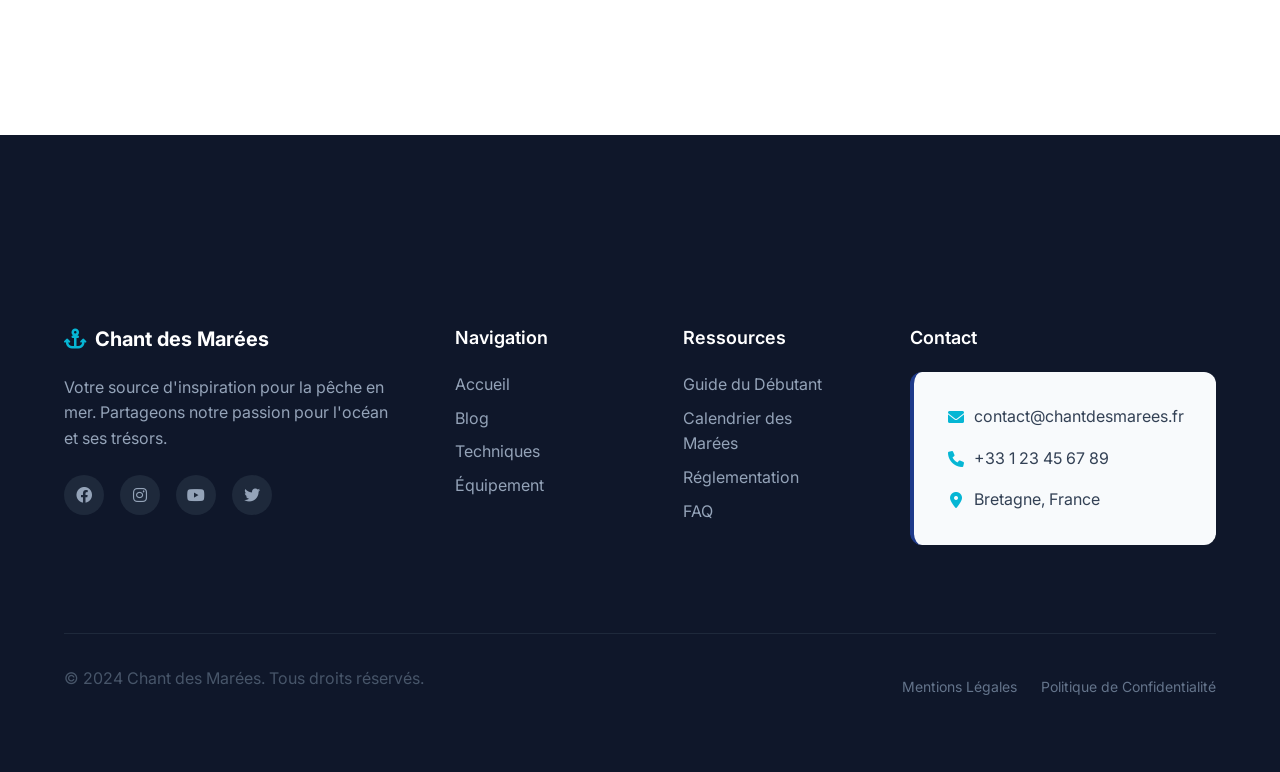
<file: pages/mentions-legales.html>
<!DOCTYPE html>
<html lang="fr">
<head>
    <meta charset="UTF-8">
    <meta name="viewport" content="width=device-width, initial-scale=1.0">
    <title>Mentions Légales - Chant des Marées</title>
    <meta name="description" content="Mentions légales du site Chant des Marées - Informations sur l'éditeur, l'hébergement et les conditions d'utilisation">
    <meta name="robots" content="index, follow">
    
    <!-- CSS -->
    <link rel="stylesheet" href="../css/main.css">
    <link rel="stylesheet" href="../css/components.css">
    <link rel="stylesheet" href="../css/responsive.css">
    <link rel="stylesheet" href="../css/pages.css">
    <link href="https://fonts.googleapis.com/css2?family=Inter:wght@300;400;500;600;700&display=swap" rel="stylesheet">
    <link rel="stylesheet" href="https://cdnjs.cloudflare.com/ajax/libs/font-awesome/6.0.0/css/all.min.css">
</head>
<body>
    <!-- Header -->
    <header class="header">
        <nav class="navbar">
            <!-- Template sera chargé ici -->
        </nav>
    </header>

    <!-- Page Hero Section -->
    <section class="page-hero">
        <div class="container">
            <div class="page-hero-content">
                <h1 class="page-title">Mentions Légales</h1>
                <p class="page-subtitle">Informations légales concernant le site Chant des Marées</p>
            </div>
        </div>
    </section>

    <!-- Main Content -->
    <main class="page-content">
        <div class="container">
            <div class="legal-content">
                
                <!-- Éditeur du site -->
                <section class="legal-section">
                    <h2 class="legal-title">
                        <i class="fas fa-building"></i>
                        Éditeur du site
                    </h2>
                    <div class="legal-text">
                        <p><strong>Raison sociale :</strong> Chant des Marées</p>
                        <p><strong>Forme juridique :</strong> [À compléter selon votre statut]</p>
                        <p><strong>Adresse :</strong> [Votre adresse complète]</p>
                        <p><strong>Téléphone :</strong> +33 1 23 45 67 89</p>
                        <p><strong>Email :</strong> contact@chantdesmarees.fr</p>
                        <p><strong>Directeur de la publication :</strong> [Votre nom]</p>
                    </div>
                </section>

                <!-- Hébergement -->
                <section class="legal-section">
                    <h2 class="legal-title">
                        <i class="fas fa-server"></i>
                        Hébergement
                    </h2>
                    <div class="legal-text">
                        <p><strong>Hébergeur :</strong> [Nom de votre hébergeur]</p>
                        <p><strong>Adresse :</strong> [Adresse de l'hébergeur]</p>
                        <p><strong>Téléphone :</strong> [Téléphone de l'hébergeur]</p>
                        <p><strong>Site web :</strong> <a href="#" target="_blank" rel="noopener">[Site de l'hébergeur]</a></p>
                    </div>
                </section>

                <!-- Propriété intellectuelle -->
                <section class="legal-section">
                    <h2 class="legal-title">
                        <i class="fas fa-copyright"></i>
                        Propriété intellectuelle
                    </h2>
                    <div class="legal-text">
                        <p>L'ensemble de ce site relève de la législation française et internationale sur le droit d'auteur et la propriété intellectuelle. Tous les droits de reproduction sont réservés, y compris pour les documents téléchargeables et les représentations iconographiques et photographiques.</p>
                        
                        <p>La reproduction de tout ou partie de ce site sur un support électronique quel qu'il soit est formellement interdite sauf autorisation expresse du directeur de la publication.</p>
                        
                        <p>La marque "Chant des Marées" ainsi que le logo sont des marques déposées. Toute reproduction non autorisée de ces marques, dessins et modèles constitue une contrefaçon passible de sanctions pénales.</p>
                    </div>
                </section>

                <!-- Collecte de données -->
                <section class="legal-section">
                    <h2 class="legal-title">
                        <i class="fas fa-database"></i>
                        Collecte et traitement des données
                    </h2>
                    <div class="legal-text">
                        <p>Conformément à la loi "Informatique et Libertés" du 6 janvier 1978 modifiée et au Règlement Général sur la Protection des Données (RGPD), vous disposez d'un droit d'accès, de rectification, de suppression et d'opposition aux données personnelles vous concernant.</p>
                        
                        <p>Pour exercer ce droit, contactez-nous à l'adresse : <a href="mailto:contact@chantdesmarees.fr">contact@chantdesmarees.fr</a></p>
                        
                        <p>Les données collectées sur ce site sont destinées à :</p>
                        <ul>
                            <li>L'amélioration de nos services</li>
                            <li>La communication d'informations sur nos activités</li>
                            <li>La gestion de votre compte utilisateur (si applicable)</li>
                        </ul>
                    </div>
                </section>

                <!-- Cookies -->
                <section class="legal-section">
                    <h2 class="legal-title">
                        <i class="fas fa-cookie-bite"></i>
                        Cookies
                    </h2>
                    <div class="legal-text">
                        <p>Ce site utilise des cookies pour améliorer votre expérience de navigation. Les cookies sont de petits fichiers texte stockés sur votre ordinateur qui nous permettent de :</p>
                        <ul>
                            <li>Mémoriser vos préférences</li>
                            <li>Analyser le trafic du site</li>
                            <li>Améliorer les performances</li>
                        </ul>
                        <p>Vous pouvez désactiver les cookies dans les paramètres de votre navigateur, mais cela peut affecter le fonctionnement du site.</p>
                    </div>
                </section>

                <!-- Responsabilité -->
                <section class="legal-section">
                    <h2 class="legal-title">
                        <i class="fas fa-exclamation-triangle"></i>
                        Limitation de responsabilité
                    </h2>
                    <div class="legal-text">
                        <p>Les informations contenues sur ce site sont aussi précises que possible et le site remis à jour à différentes périodes de l'année, mais peut toutefois contenir des inexactitudes ou des omissions.</p>
                        
                        <p>Si vous constatez une lacune, erreur ou ce qui parait être un dysfonctionnement, merci de bien vouloir le signaler par email, à l'adresse contact@chantdesmarees.fr, en décrivant le problème de la manière la plus précise possible.</p>
                        
                        <p>Tout contenu téléchargé se fait aux risques et périls de l'utilisateur et sous sa seule responsabilité.</p>
                    </div>
                </section>

                <!-- Liens externes -->
                <section class="legal-section">
                    <h2 class="legal-title">
                        <i class="fas fa-external-link-alt"></i>
                        Liens hypertextes
                    </h2>
                    <div class="legal-text">
                        <p>Des liens hypertextes peuvent être présents sur le site. L'utilisateur est informé qu'en cliquant sur ces liens, il sortira du site chantdesmarees.fr. Ce dernier n'a pas de contrôle sur les pages web sur lesquelles aboutissent ces liens et ne saurait en aucun cas être responsable de leur contenu.</p>
                    </div>
                </section>

                <!-- Droit applicable -->
                <section class="legal-section">
                    <h2 class="legal-title">
                        <i class="fas fa-gavel"></i>
                        Droit applicable
                    </h2>
                    <div class="legal-text">
                        <p>Tout litige en relation avec l'utilisation du site chantdesmarees.fr est soumis au droit français. Il est fait attribution exclusive de juridiction aux tribunaux compétents de [Votre ville].</p>
                    </div>
                </section>

                <!-- Contact -->
                <section class="legal-section">
                    <h2 class="legal-title">
                        <i class="fas fa-envelope"></i>
                        Contact
                    </h2>
                    <div class="legal-text">
                        <p>Pour toute question concernant ces mentions légales, vous pouvez nous contacter :</p>
                        <div class="contact-info">
                            <p><i class="fas fa-envelope"></i> Email : <a href="mailto:contact@chantdesmarees.fr">contact@chantdesmarees.fr</a></p>
                            <p><i class="fas fa-phone"></i> Téléphone : +33 1 23 45 67 89</p>
                            <p><i class="fas fa-map-marker-alt"></i> Adresse : [Votre adresse complète]</p>
                        </div>
                    </div>
                </section>

            </div>
        </div>
    </main>

    <!-- Footer -->
    <footer class="footer">
        <!-- Template sera chargé ici -->
    </footer>

    <!-- Scripts -->
    <script src="../js/template-loader.js"></script>
    <script src="../js/main.js"></script>
</body>
</html>
</file>
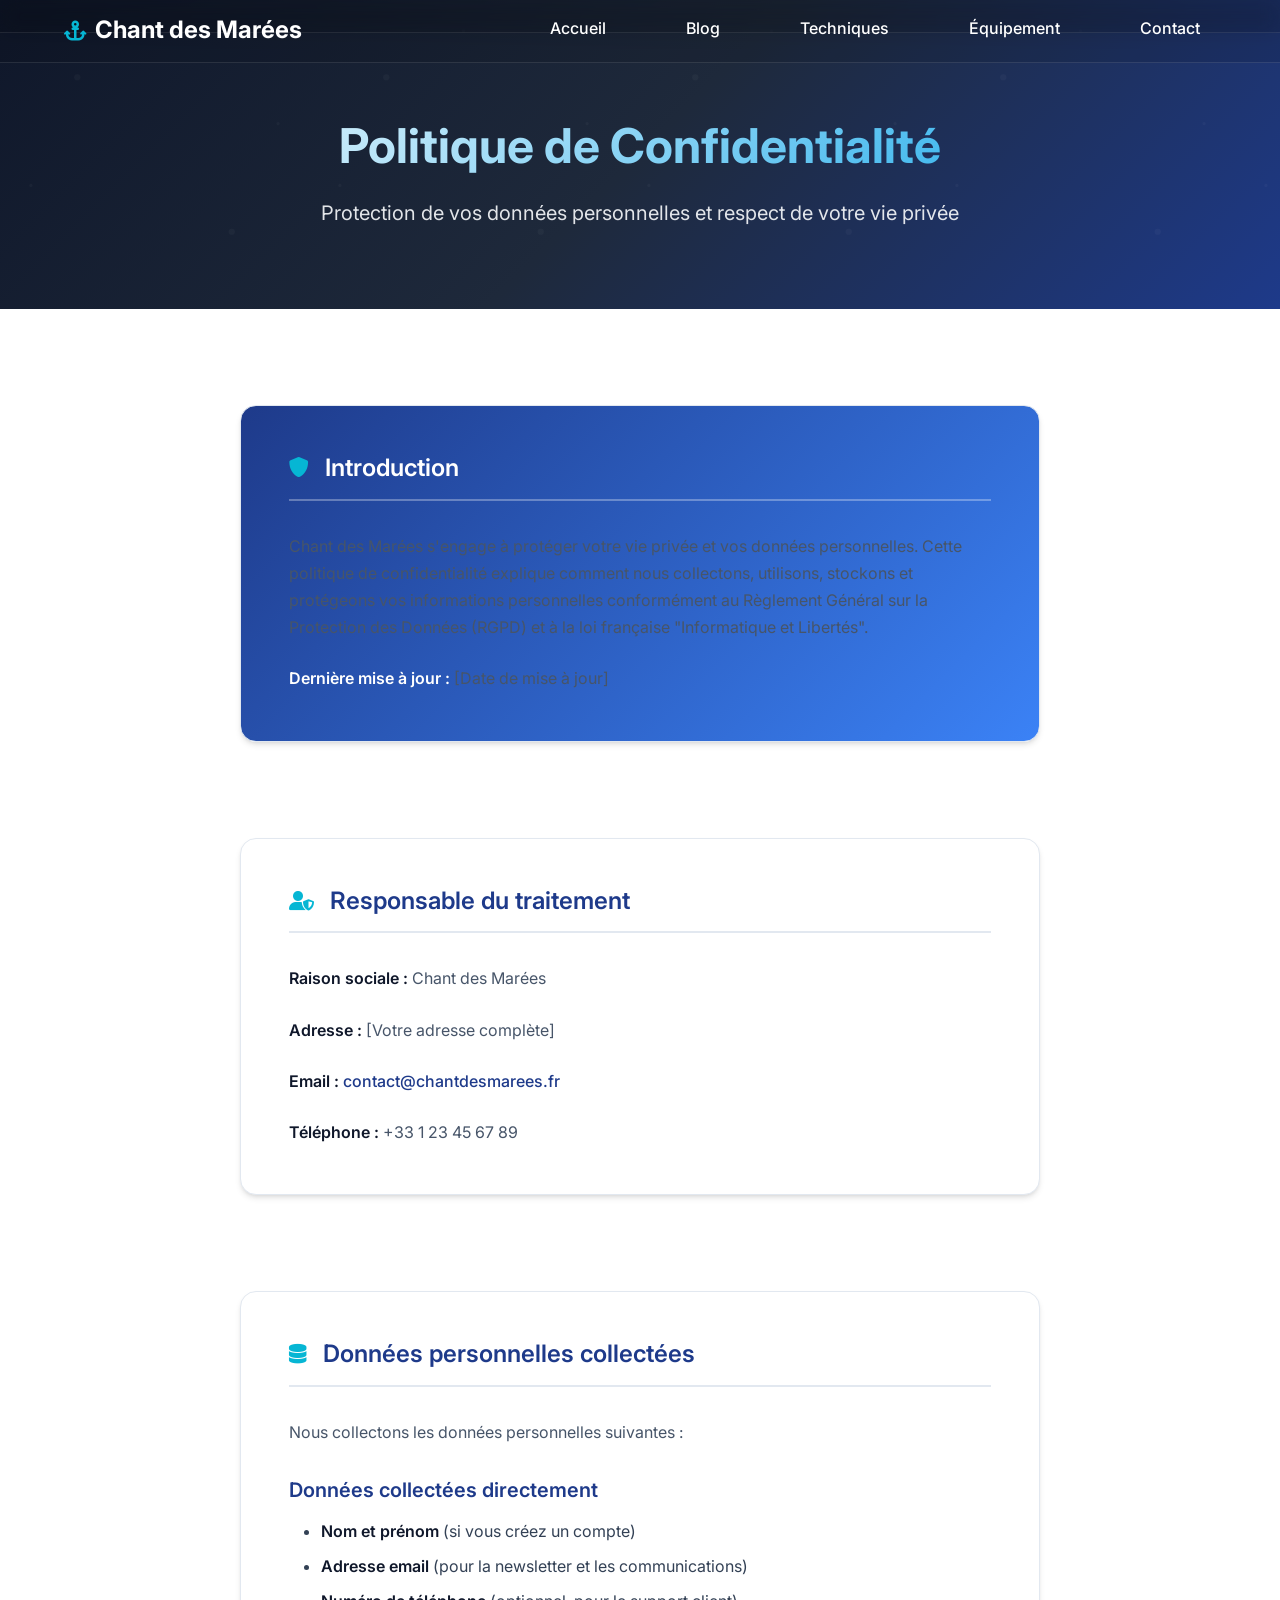
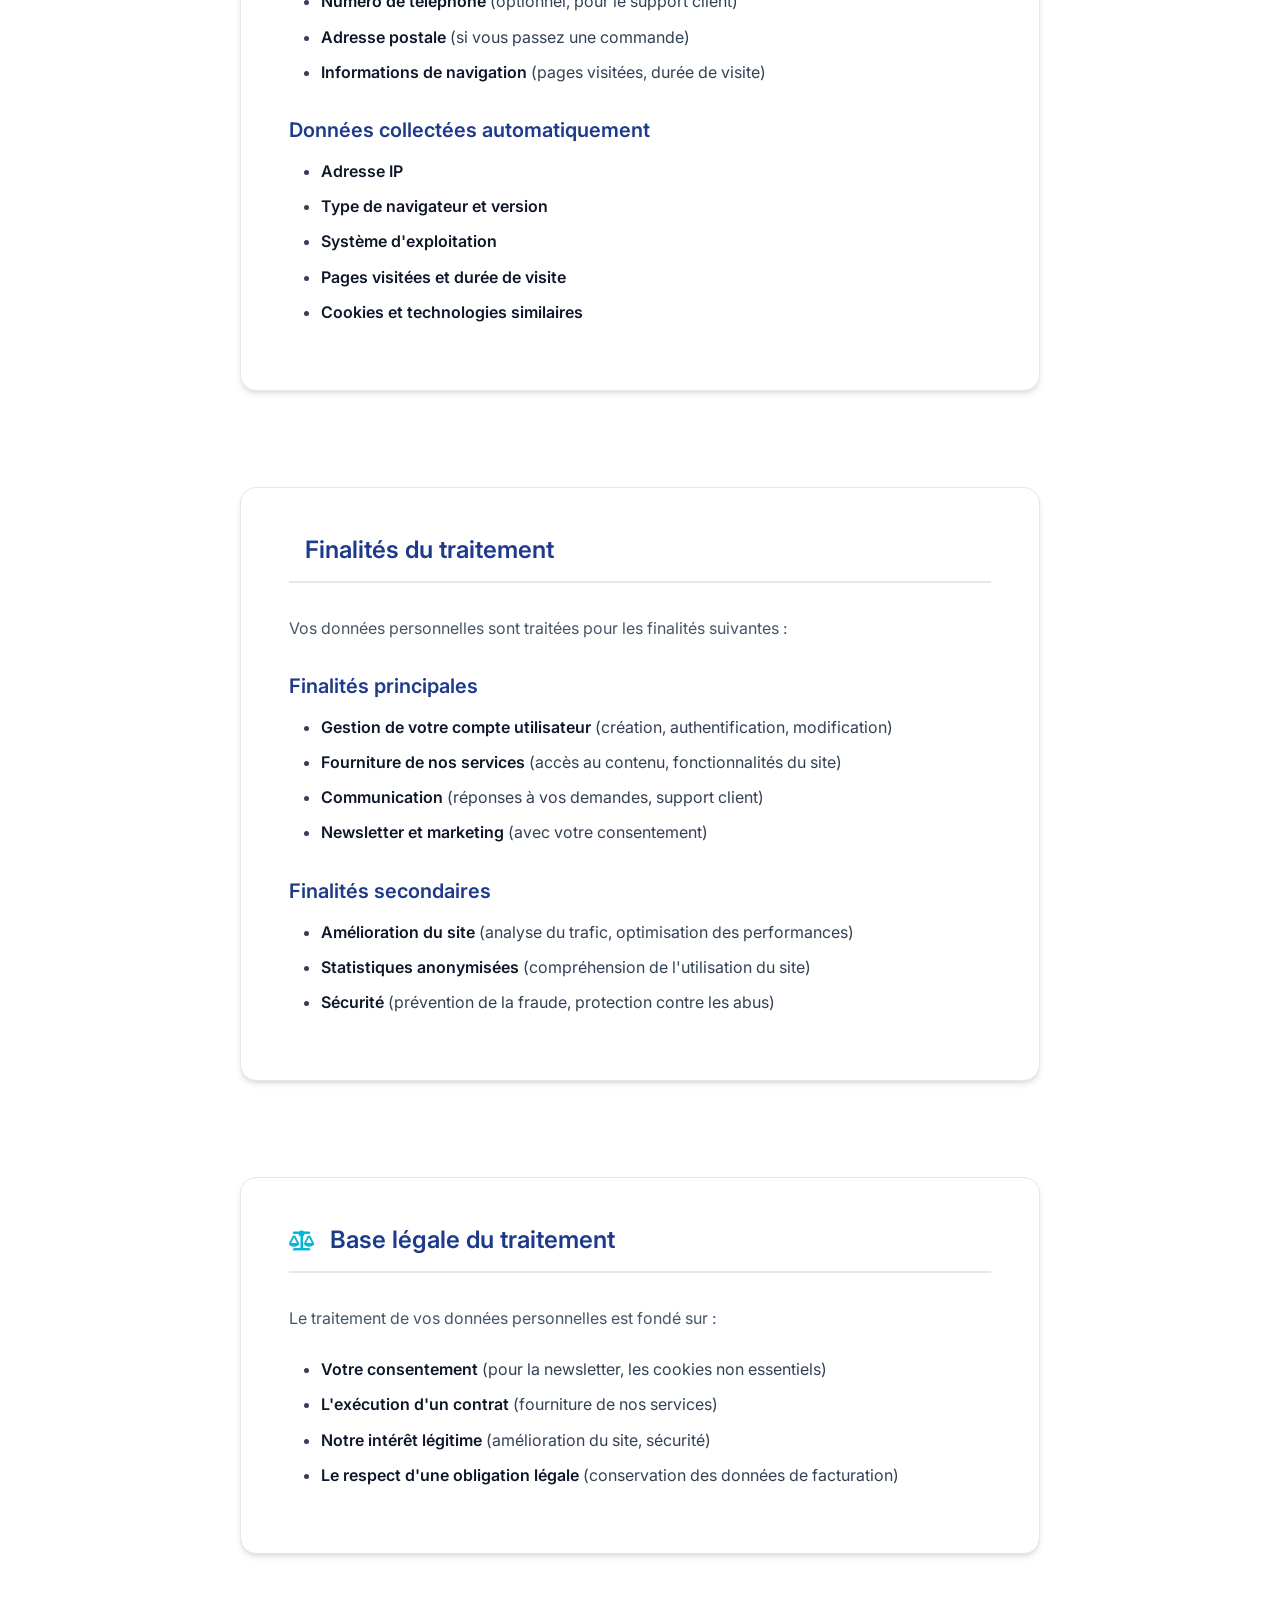
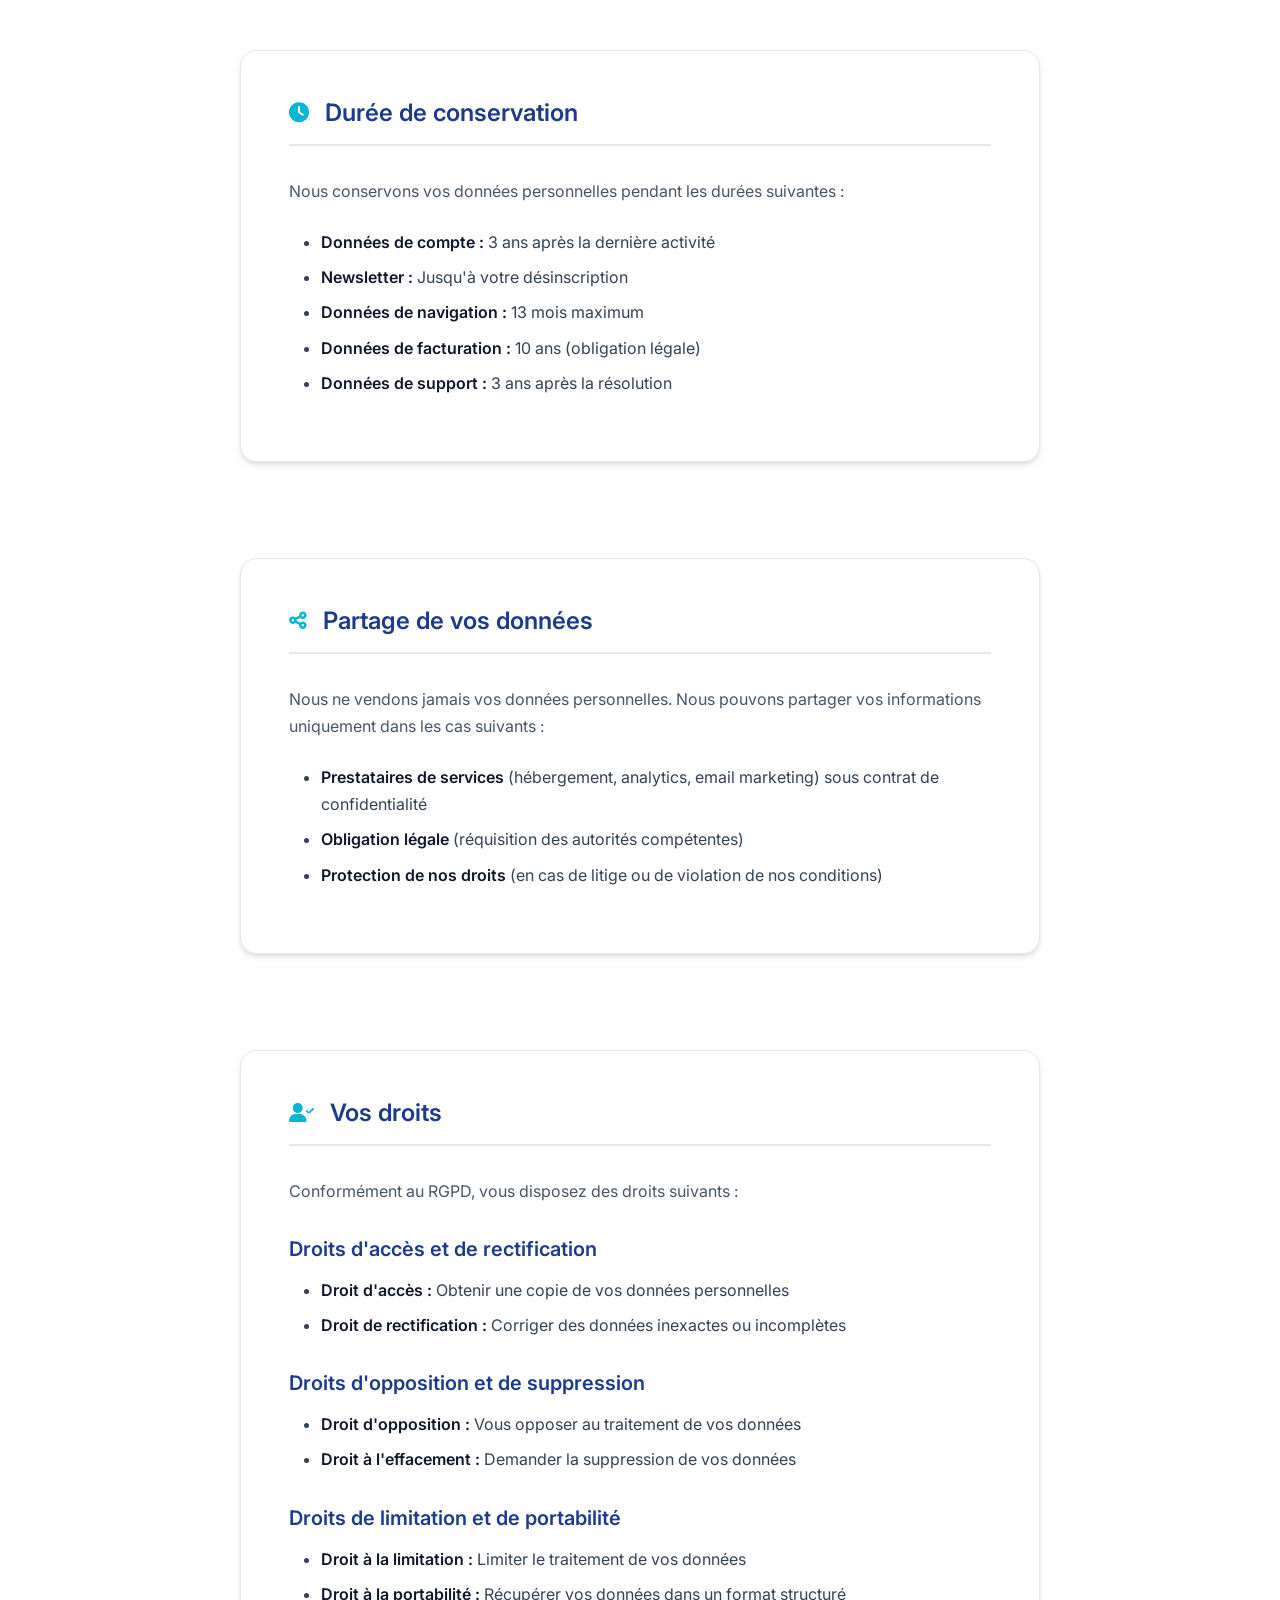
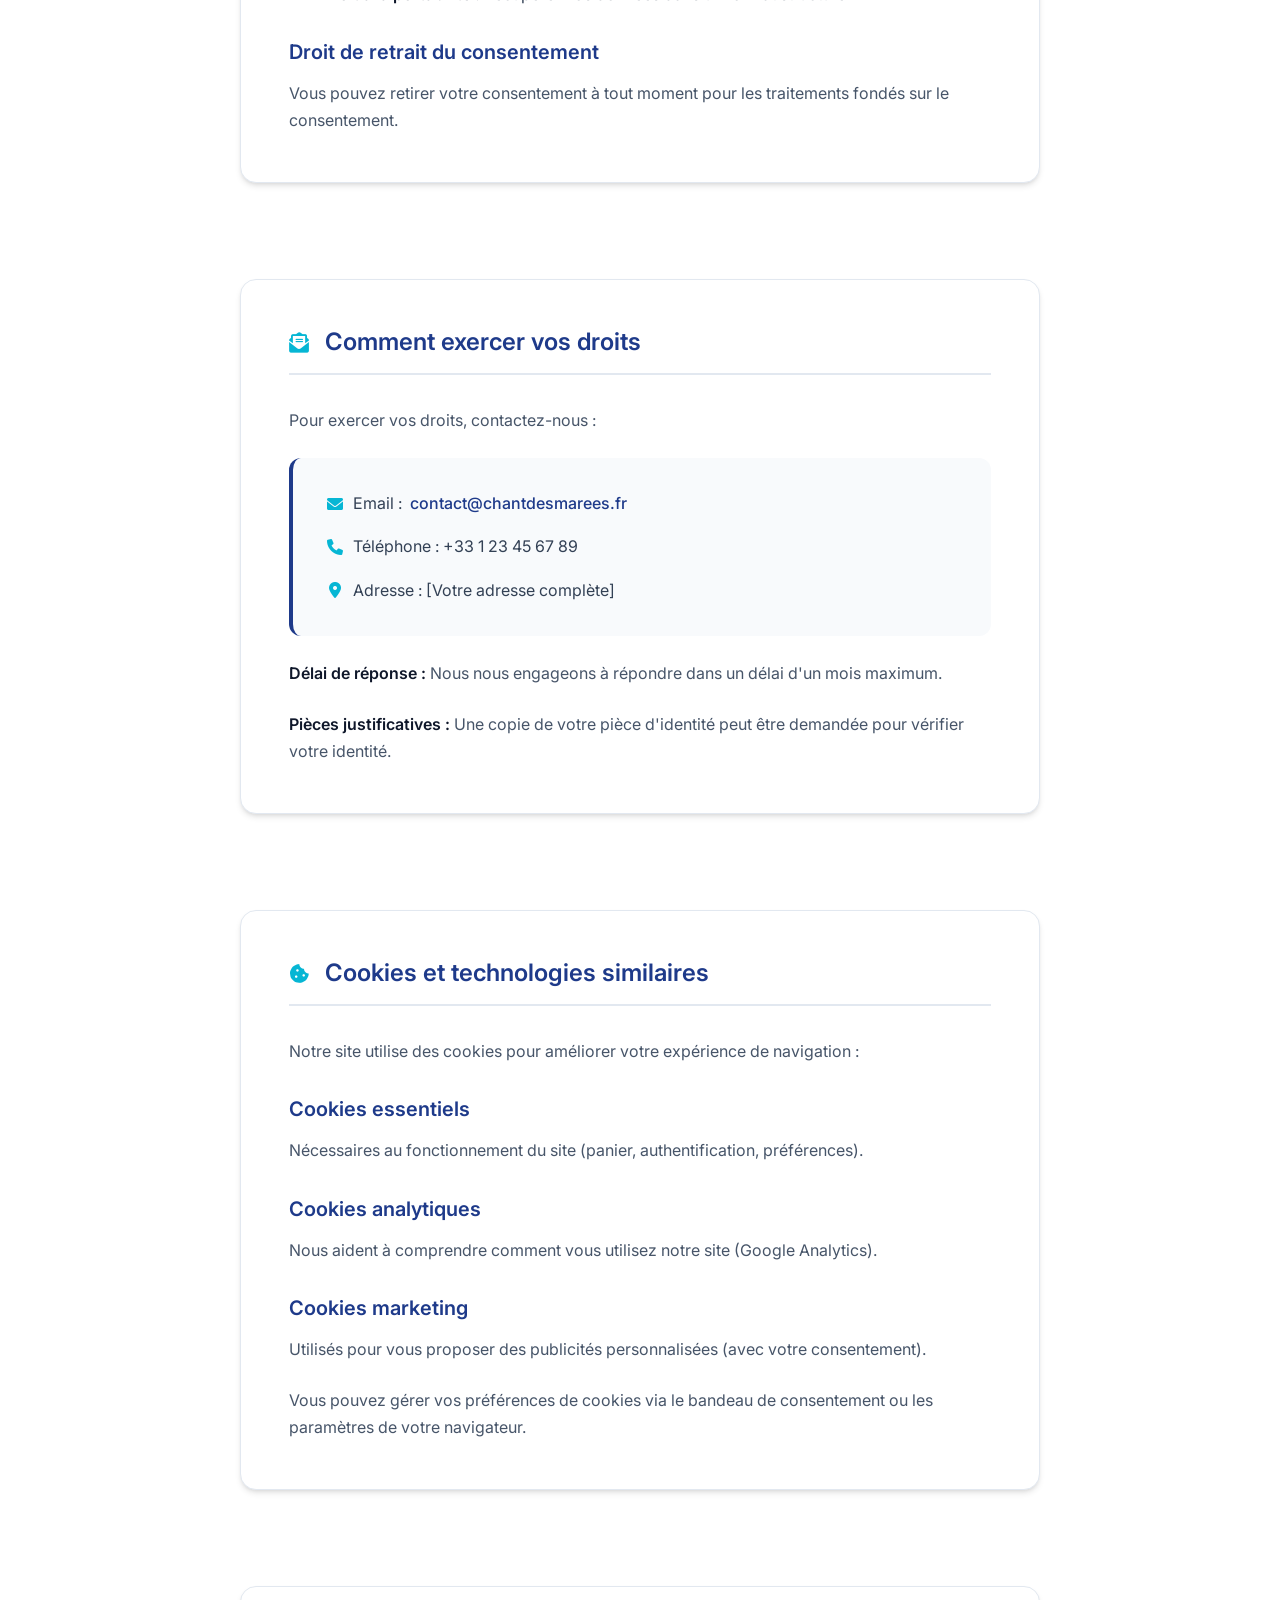
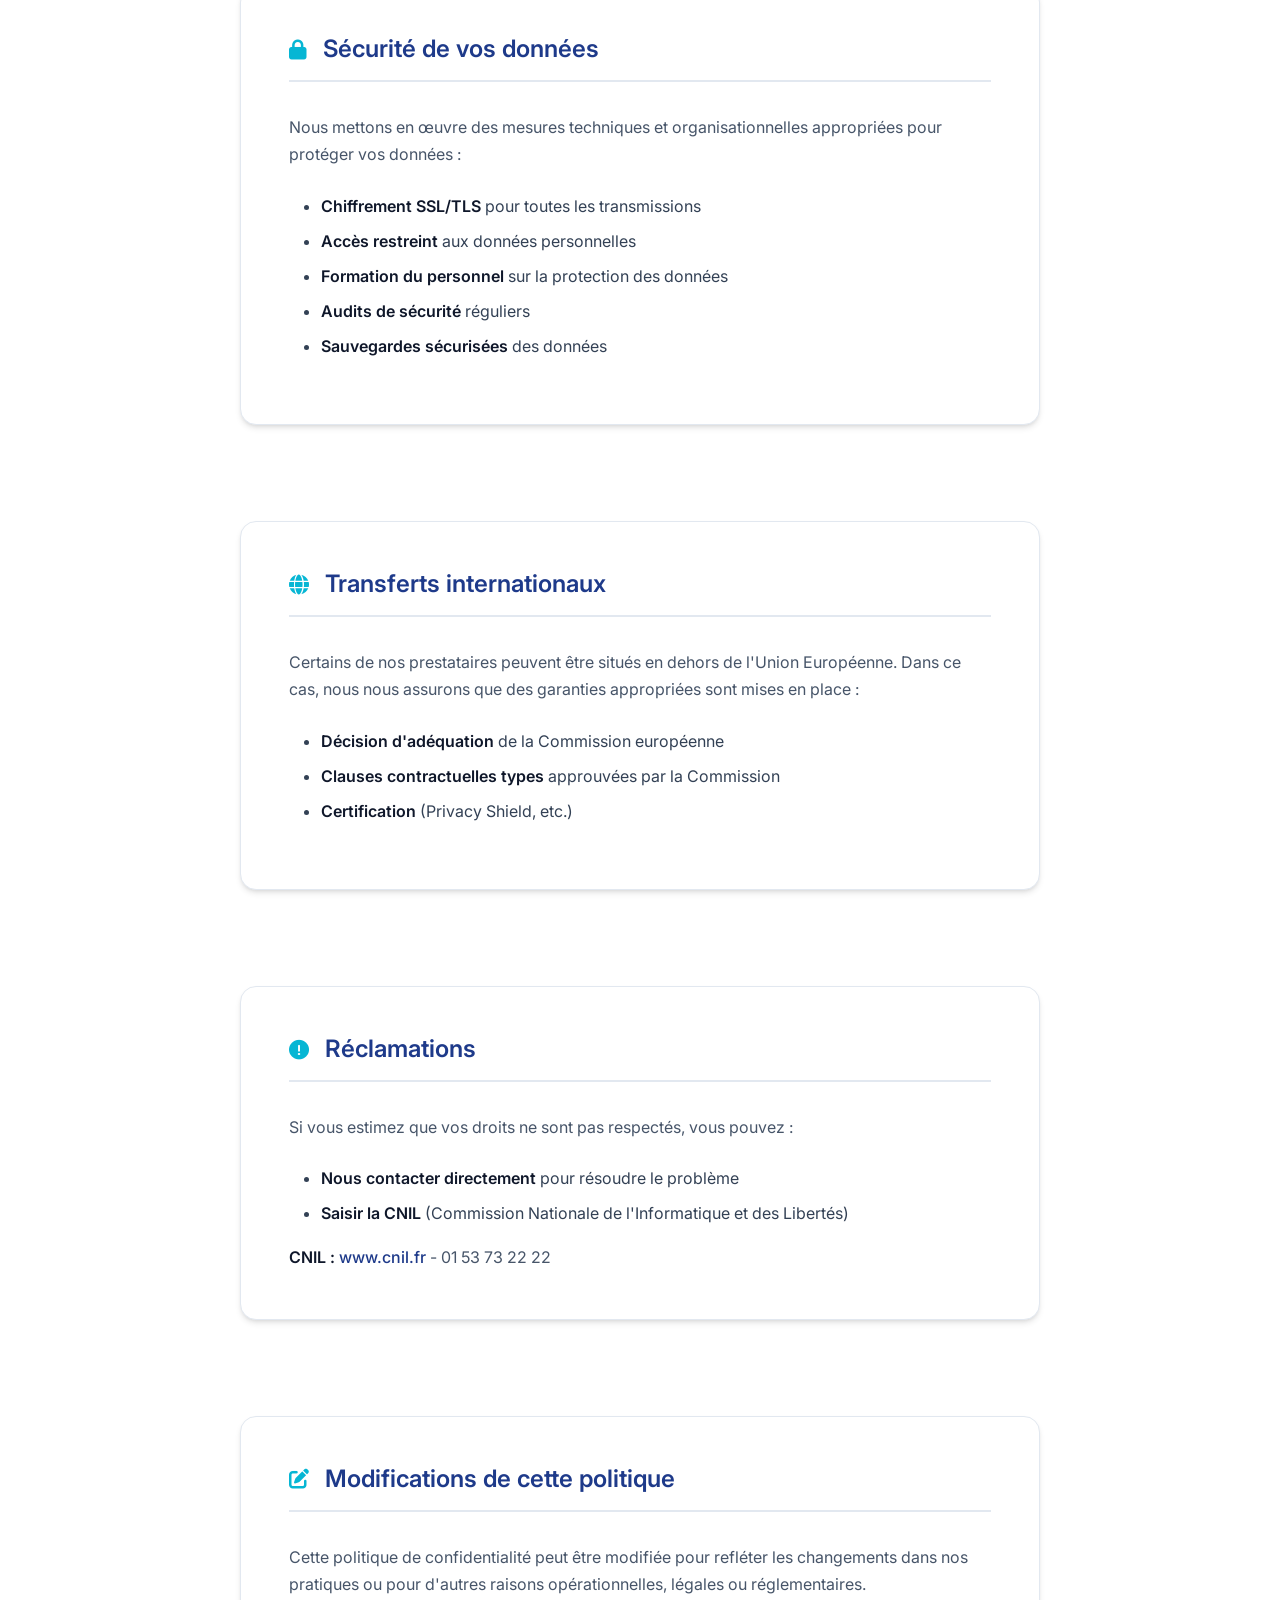
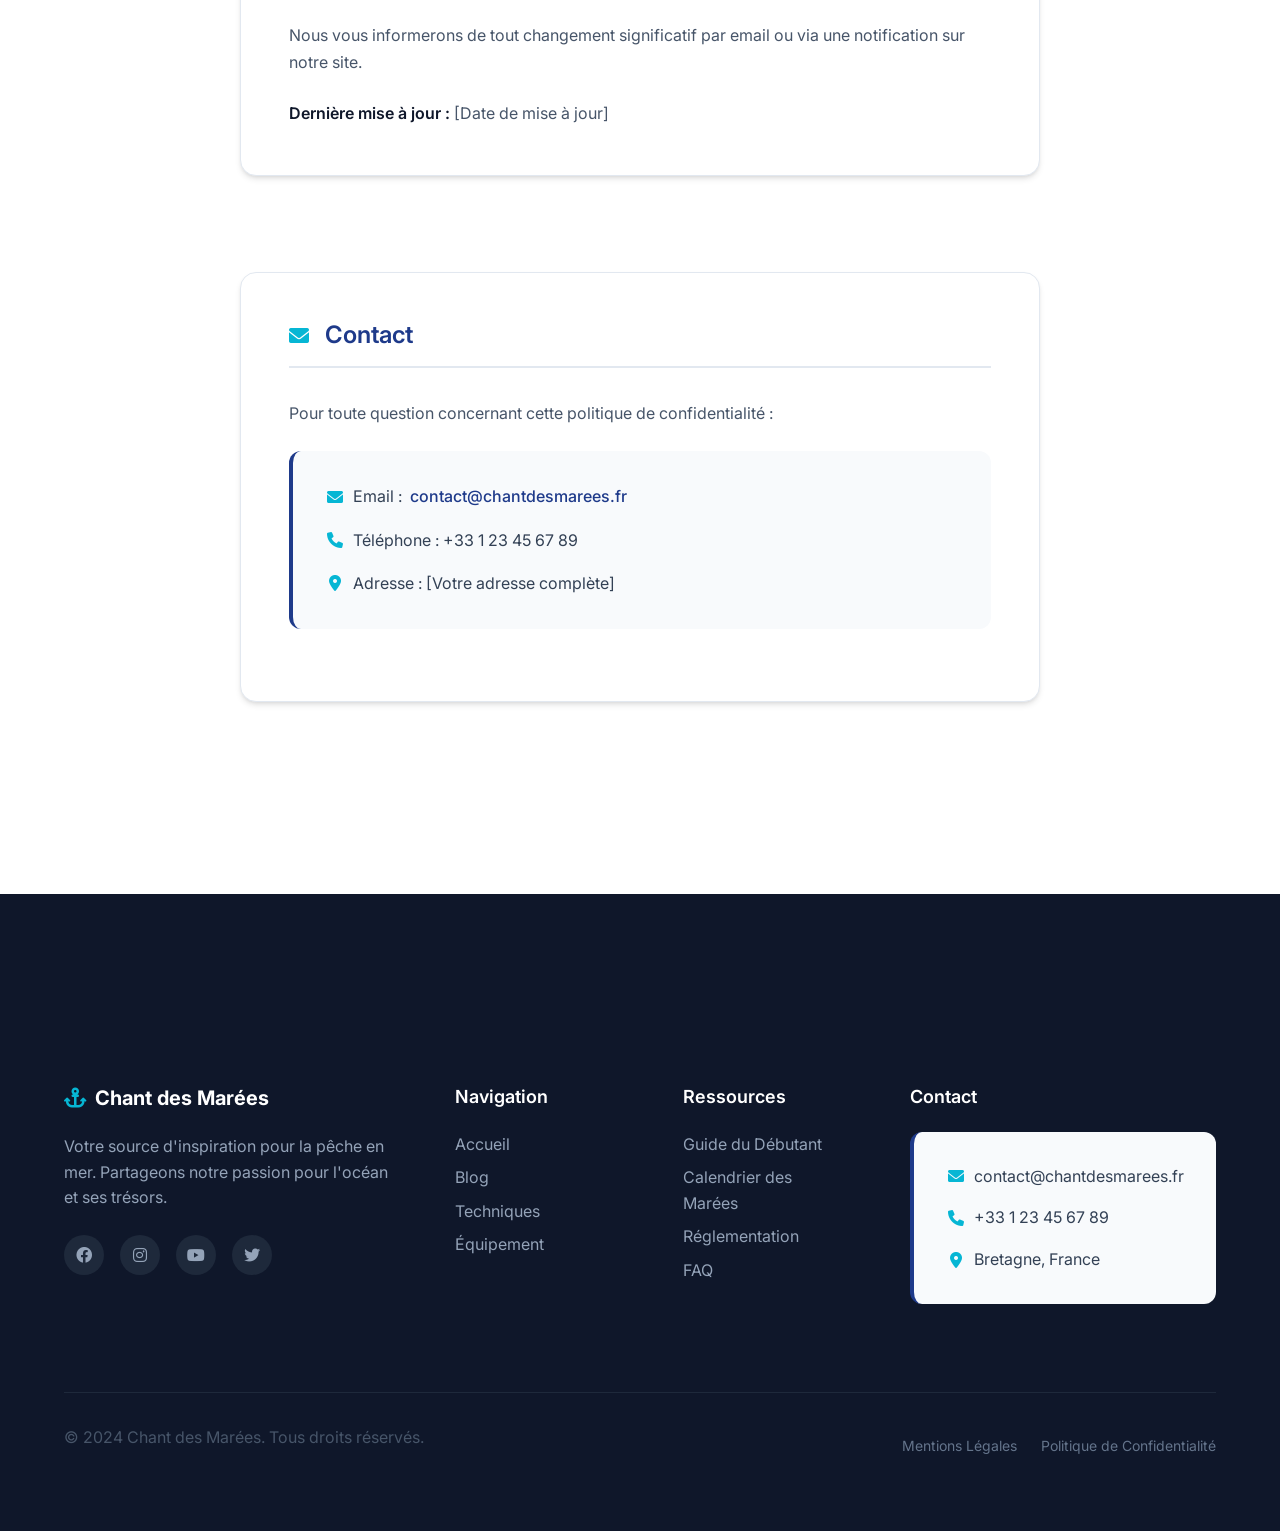
<file: pages/politique-confidentialite.html>
<!DOCTYPE html>
<html lang="fr">
<head>
    <meta charset="UTF-8">
    <meta name="viewport" content="width=device-width, initial-scale=1.0">
    <title>Politique de Confidentialité - Chant des Marées</title>
    <meta name="description" content="Politique de confidentialité du site Chant des Marées - Protection des données personnelles et respect de la vie privée">
    <meta name="robots" content="index, follow">
    
    <!-- CSS -->
    <link rel="stylesheet" href="../css/main.css">
    <link rel="stylesheet" href="../css/components.css">
    <link rel="stylesheet" href="../css/responsive.css">
    <link rel="stylesheet" href="../css/pages.css">
    <link href="https://fonts.googleapis.com/css2?family=Inter:wght@300;400;500;600;700&display=swap" rel="stylesheet">
    <link rel="stylesheet" href="https://cdnjs.cloudflare.com/ajax/libs/font-awesome/6.0.0/css/all.min.css">
</head>
<body>
    <!-- Header -->
    <header class="header">
        <nav class="navbar">
            <!-- Template sera chargé ici -->
        </nav>
    </header>

    <!-- Page Hero Section -->
    <section class="page-hero">
        <div class="container">
            <div class="page-hero-content">
                <h1 class="page-title">Politique de Confidentialité</h1>
                <p class="page-subtitle">Protection de vos données personnelles et respect de votre vie privée</p>
            </div>
        </div>
    </section>

    <!-- Main Content -->
    <main class="page-content">
        <div class="container">
            <div class="legal-content">
                
                <!-- Introduction -->
                <section class="legal-section">
                    <h2 class="legal-title">
                        <i class="fas fa-shield-alt"></i>
                        Introduction
                    </h2>
                    <div class="legal-text">
                        <p>Chant des Marées s'engage à protéger votre vie privée et vos données personnelles. Cette politique de confidentialité explique comment nous collectons, utilisons, stockons et protégeons vos informations personnelles conformément au Règlement Général sur la Protection des Données (RGPD) et à la loi française "Informatique et Libertés".</p>
                        
                        <p><strong>Dernière mise à jour :</strong> [Date de mise à jour]</p>
                    </div>
                </section>

                <!-- Responsable du traitement -->
                <section class="legal-section">
                    <h2 class="legal-title">
                        <i class="fas fa-user-shield"></i>
                        Responsable du traitement
                    </h2>
                    <div class="legal-text">
                        <p><strong>Raison sociale :</strong> Chant des Marées</p>
                        <p><strong>Adresse :</strong> [Votre adresse complète]</p>
                        <p><strong>Email :</strong> <a href="mailto:contact@chantdesmarees.fr">contact@chantdesmarees.fr</a></p>
                        <p><strong>Téléphone :</strong> +33 1 23 45 67 89</p>
                    </div>
                </section>

                <!-- Données collectées -->
                <section class="legal-section">
                    <h2 class="legal-title">
                        <i class="fas fa-database"></i>
                        Données personnelles collectées
                    </h2>
                    <div class="legal-text">
                        <p>Nous collectons les données personnelles suivantes :</p>
                        
                        <h3>Données collectées directement</h3>
                        <ul>
                            <li><strong>Nom et prénom</strong> (si vous créez un compte)</li>
                            <li><strong>Adresse email</strong> (pour la newsletter et les communications)</li>
                            <li><strong>Numéro de téléphone</strong> (optionnel, pour le support client)</li>
                            <li><strong>Adresse postale</strong> (si vous passez une commande)</li>
                            <li><strong>Informations de navigation</strong> (pages visitées, durée de visite)</li>
                        </ul>

                        <h3>Données collectées automatiquement</h3>
                        <ul>
                            <li><strong>Adresse IP</strong></li>
                            <li><strong>Type de navigateur et version</strong></li>
                            <li><strong>Système d'exploitation</strong></li>
                            <li><strong>Pages visitées et durée de visite</strong></li>
                            <li><strong>Cookies et technologies similaires</strong></li>
                        </ul>
                    </div>
                </section>

                <!-- Finalités du traitement -->
                <section class="legal-section">
                    <h2 class="legal-title">
                        <i class="fas fa-target"></i>
                        Finalités du traitement
                    </h2>
                    <div class="legal-text">
                        <p>Vos données personnelles sont traitées pour les finalités suivantes :</p>
                        
                        <h3>Finalités principales</h3>
                        <ul>
                            <li><strong>Gestion de votre compte utilisateur</strong> (création, authentification, modification)</li>
                            <li><strong>Fourniture de nos services</strong> (accès au contenu, fonctionnalités du site)</li>
                            <li><strong>Communication</strong> (réponses à vos demandes, support client)</li>
                            <li><strong>Newsletter et marketing</strong> (avec votre consentement)</li>
                        </ul>

                        <h3>Finalités secondaires</h3>
                        <ul>
                            <li><strong>Amélioration du site</strong> (analyse du trafic, optimisation des performances)</li>
                            <li><strong>Statistiques anonymisées</strong> (compréhension de l'utilisation du site)</li>
                            <li><strong>Sécurité</strong> (prévention de la fraude, protection contre les abus)</li>
                        </ul>
                    </div>
                </section>

                <!-- Base légale -->
                <section class="legal-section">
                    <h2 class="legal-title">
                        <i class="fas fa-balance-scale"></i>
                        Base légale du traitement
                    </h2>
                    <div class="legal-text">
                        <p>Le traitement de vos données personnelles est fondé sur :</p>
                        
                        <ul>
                            <li><strong>Votre consentement</strong> (pour la newsletter, les cookies non essentiels)</li>
                            <li><strong>L'exécution d'un contrat</strong> (fourniture de nos services)</li>
                            <li><strong>Notre intérêt légitime</strong> (amélioration du site, sécurité)</li>
                            <li><strong>Le respect d'une obligation légale</strong> (conservation des données de facturation)</li>
                        </ul>
                    </div>
                </section>

                <!-- Conservation des données -->
                <section class="legal-section">
                    <h2 class="legal-title">
                        <i class="fas fa-clock"></i>
                        Durée de conservation
                    </h2>
                    <div class="legal-text">
                        <p>Nous conservons vos données personnelles pendant les durées suivantes :</p>
                        
                        <ul>
                            <li><strong>Données de compte :</strong> 3 ans après la dernière activité</li>
                            <li><strong>Newsletter :</strong> Jusqu'à votre désinscription</li>
                            <li><strong>Données de navigation :</strong> 13 mois maximum</li>
                            <li><strong>Données de facturation :</strong> 10 ans (obligation légale)</li>
                            <li><strong>Données de support :</strong> 3 ans après la résolution</li>
                        </ul>
                    </div>
                </section>

                <!-- Partage des données -->
                <section class="legal-section">
                    <h2 class="legal-title">
                        <i class="fas fa-share-alt"></i>
                        Partage de vos données
                    </h2>
                    <div class="legal-text">
                        <p>Nous ne vendons jamais vos données personnelles. Nous pouvons partager vos informations uniquement dans les cas suivants :</p>
                        
                        <ul>
                            <li><strong>Prestataires de services</strong> (hébergement, analytics, email marketing) sous contrat de confidentialité</li>
                            <li><strong>Obligation légale</strong> (réquisition des autorités compétentes)</li>
                            <li><strong>Protection de nos droits</strong> (en cas de litige ou de violation de nos conditions)</li>
                        </ul>
                    </div>
                </section>

                <!-- Vos droits -->
                <section class="legal-section">
                    <h2 class="legal-title">
                        <i class="fas fa-user-check"></i>
                        Vos droits
                    </h2>
                    <div class="legal-text">
                        <p>Conformément au RGPD, vous disposez des droits suivants :</p>
                        
                        <h3>Droits d'accès et de rectification</h3>
                        <ul>
                            <li><strong>Droit d'accès :</strong> Obtenir une copie de vos données personnelles</li>
                            <li><strong>Droit de rectification :</strong> Corriger des données inexactes ou incomplètes</li>
                        </ul>

                        <h3>Droits d'opposition et de suppression</h3>
                        <ul>
                            <li><strong>Droit d'opposition :</strong> Vous opposer au traitement de vos données</li>
                            <li><strong>Droit à l'effacement :</strong> Demander la suppression de vos données</li>
                        </ul>

                        <h3>Droits de limitation et de portabilité</h3>
                        <ul>
                            <li><strong>Droit à la limitation :</strong> Limiter le traitement de vos données</li>
                            <li><strong>Droit à la portabilité :</strong> Récupérer vos données dans un format structuré</li>
                        </ul>

                        <h3>Droit de retrait du consentement</h3>
                        <p>Vous pouvez retirer votre consentement à tout moment pour les traitements fondés sur le consentement.</p>
                    </div>
                </section>

                <!-- Exercer vos droits -->
                <section class="legal-section">
                    <h2 class="legal-title">
                        <i class="fas fa-envelope-open-text"></i>
                        Comment exercer vos droits
                    </h2>
                    <div class="legal-text">
                        <p>Pour exercer vos droits, contactez-nous :</p>
                        
                        <div class="contact-info">
                            <p><i class="fas fa-envelope"></i> Email : <a href="mailto:contact@chantdesmarees.fr">contact@chantdesmarees.fr</a></p>
                            <p><i class="fas fa-phone"></i> Téléphone : +33 1 23 45 67 89</p>
                            <p><i class="fas fa-map-marker-alt"></i> Adresse : [Votre adresse complète]</p>
                        </div>

                        <p><strong>Délai de réponse :</strong> Nous nous engageons à répondre dans un délai d'un mois maximum.</p>
                        
                        <p><strong>Pièces justificatives :</strong> Une copie de votre pièce d'identité peut être demandée pour vérifier votre identité.</p>
                    </div>
                </section>

                <!-- Cookies -->
                <section class="legal-section">
                    <h2 class="legal-title">
                        <i class="fas fa-cookie-bite"></i>
                        Cookies et technologies similaires
                    </h2>
                    <div class="legal-text">
                        <p>Notre site utilise des cookies pour améliorer votre expérience de navigation :</p>
                        
                        <h3>Cookies essentiels</h3>
                        <p>Nécessaires au fonctionnement du site (panier, authentification, préférences).</p>
                        
                        <h3>Cookies analytiques</h3>
                        <p>Nous aident à comprendre comment vous utilisez notre site (Google Analytics).</p>
                        
                        <h3>Cookies marketing</h3>
                        <p>Utilisés pour vous proposer des publicités personnalisées (avec votre consentement).</p>
                        
                        <p>Vous pouvez gérer vos préférences de cookies via le bandeau de consentement ou les paramètres de votre navigateur.</p>
                    </div>
                </section>

                <!-- Sécurité -->
                <section class="legal-section">
                    <h2 class="legal-title">
                        <i class="fas fa-lock"></i>
                        Sécurité de vos données
                    </h2>
                    <div class="legal-text">
                        <p>Nous mettons en œuvre des mesures techniques et organisationnelles appropriées pour protéger vos données :</p>
                        
                        <ul>
                            <li><strong>Chiffrement SSL/TLS</strong> pour toutes les transmissions</li>
                            <li><strong>Accès restreint</strong> aux données personnelles</li>
                            <li><strong>Formation du personnel</strong> sur la protection des données</li>
                            <li><strong>Audits de sécurité</strong> réguliers</li>
                            <li><strong>Sauvegardes sécurisées</strong> des données</li>
                        </ul>
                    </div>
                </section>

                <!-- Transferts internationaux -->
                <section class="legal-section">
                    <h2 class="legal-title">
                        <i class="fas fa-globe"></i>
                        Transferts internationaux
                    </h2>
                    <div class="legal-text">
                        <p>Certains de nos prestataires peuvent être situés en dehors de l'Union Européenne. Dans ce cas, nous nous assurons que des garanties appropriées sont mises en place :</p>
                        
                        <ul>
                            <li><strong>Décision d'adéquation</strong> de la Commission européenne</li>
                            <li><strong>Clauses contractuelles types</strong> approuvées par la Commission</li>
                            <li><strong>Certification</strong> (Privacy Shield, etc.)</li>
                        </ul>
                    </div>
                </section>

                <!-- Réclamations -->
                <section class="legal-section">
                    <h2 class="legal-title">
                        <i class="fas fa-exclamation-circle"></i>
                        Réclamations
                    </h2>
                    <div class="legal-text">
                        <p>Si vous estimez que vos droits ne sont pas respectés, vous pouvez :</p>
                        
                        <ul>
                            <li><strong>Nous contacter directement</strong> pour résoudre le problème</li>
                            <li><strong>Saisir la CNIL</strong> (Commission Nationale de l'Informatique et des Libertés)</li>
                        </ul>
                        
                        <p><strong>CNIL :</strong> <a href="https://www.cnil.fr" target="_blank" rel="noopener">www.cnil.fr</a> - 01 53 73 22 22</p>
                    </div>
                </section>

                <!-- Modifications -->
                <section class="legal-section">
                    <h2 class="legal-title">
                        <i class="fas fa-edit"></i>
                        Modifications de cette politique
                    </h2>
                    <div class="legal-text">
                        <p>Cette politique de confidentialité peut être modifiée pour refléter les changements dans nos pratiques ou pour d'autres raisons opérationnelles, légales ou réglementaires.</p>
                        
                        <p>Nous vous informerons de tout changement significatif par email ou via une notification sur notre site.</p>
                        
                        <p><strong>Dernière mise à jour :</strong> [Date de mise à jour]</p>
                    </div>
                </section>

                <!-- Contact -->
                <section class="legal-section">
                    <h2 class="legal-title">
                        <i class="fas fa-envelope"></i>
                        Contact
                    </h2>
                    <div class="legal-text">
                        <p>Pour toute question concernant cette politique de confidentialité :</p>
                        <div class="contact-info">
                            <p><i class="fas fa-envelope"></i> Email : <a href="mailto:contact@chantdesmarees.fr">contact@chantdesmarees.fr</a></p>
                            <p><i class="fas fa-phone"></i> Téléphone : +33 1 23 45 67 89</p>
                            <p><i class="fas fa-map-marker-alt"></i> Adresse : [Votre adresse complète]</p>
                        </div>
                    </div>
                </section>

            </div>
        </div>
    </main>

    <!-- Footer -->
    <footer class="footer">
        <!-- Template sera chargé ici -->
    </footer>

    <!-- Scripts -->
    <script src="../js/template-loader.js"></script>
    <script src="../js/main.js"></script>
</body>
</html>
</file>
<file: css/main.css>
/* ========================================
   CHANT DES MARÉES - STYLES PRINCIPAUX
   ======================================== */

/* Variables CSS */
:root {
    /* Couleurs principales */
    --primary-color: #1e3a8a;
    --primary-dark: #1e40af;
    --primary-light: #3b82f6;
    --secondary-color: #0ea5e9;
    --accent-color: #06b6d4;
    
    /* Couleurs de l'océan */
    --ocean-blue: #0f172a;
    --ocean-light: #1e293b;
    --wave-blue: #0ea5e9;
    --foam-white: #f8fafc;
    
    /* Couleurs neutres */
    --white: #ffffff;
    --gray-50: #f8fafc;
    --gray-100: #f1f5f9;
    --gray-200: #e2e8f0;
    --gray-300: #cbd5e1;
    --gray-400: #94a3b8;
    --gray-500: #64748b;
    --gray-600: #475569;
    --gray-700: #334155;
    --gray-800: #1e293b;
    --gray-900: #0f172a;
    
    /* Couleurs d'état */
    --success: #10b981;
    --warning: #f59e0b;
    --error: #ef4444;
    --info: #3b82f6;
    
    /* Typographie */
    --font-family: 'Inter', -apple-system, BlinkMacSystemFont, 'Segoe UI', Roboto, sans-serif;
    --font-size-xs: 0.75rem;
    --font-size-sm: 0.875rem;
    --font-size-base: 1rem;
    --font-size-lg: 1.125rem;
    --font-size-xl: 1.25rem;
    --font-size-2xl: 1.5rem;
    --font-size-3xl: 1.875rem;
    --font-size-4xl: 2.25rem;
    --font-size-5xl: 3rem;
    --font-size-6xl: 3.75rem;
    
    /* Espacements */
    --spacing-xs: 0.25rem;
    --spacing-sm: 0.5rem;
    --spacing-md: 1rem;
    --spacing-lg: 1.5rem;
    --spacing-xl: 2rem;
    --spacing-2xl: 3rem;
    --spacing-3xl: 4rem;
    --spacing-4xl: 6rem;
    --spacing-5xl: 8rem;
    
    /* Bordures */
    --border-radius-sm: 0.375rem;
    --border-radius-md: 0.5rem;
    --border-radius-lg: 0.75rem;
    --border-radius-xl: 1rem;
    --border-radius-2xl: 1.5rem;
    --border-radius-full: 9999px;
    
    /* Ombres */
    --shadow-sm: 0 1px 2px 0 rgb(0 0 0 / 0.05);
    --shadow-md: 0 4px 6px -1px rgb(0 0 0 / 0.1), 0 2px 4px -2px rgb(0 0 0 / 0.1);
    --shadow-lg: 0 10px 15px -3px rgb(0 0 0 / 0.1), 0 4px 6px -4px rgb(0 0 0 / 0.1);
    --shadow-xl: 0 20px 25px -5px rgb(0 0 0 / 0.1), 0 8px 10px -6px rgb(0 0 0 / 0.1);
    --shadow-2xl: 0 25px 50px -12px rgb(0 0 0 / 0.25);
    
    /* Transitions */
    --transition-fast: 150ms ease-in-out;
    --transition-normal: 300ms ease-in-out;
    --transition-slow: 500ms ease-in-out;
    
    /* Z-index */
    --z-dropdown: 1000;
    --z-sticky: 1020;
    --z-fixed: 1030;
    --z-modal: 1040;
    --z-popover: 1050;
    --z-tooltip: 1060;
}

/* Reset et base */
* {
    margin: 0;
    padding: 0;
    box-sizing: border-box;
}

html {
    scroll-behavior: smooth;
    font-size: 16px;
}

body {
    font-family: var(--font-family);
    font-size: var(--font-size-base);
    line-height: 1.6;
    color: var(--gray-800);
    background-color: var(--white);
    overflow-x: hidden;
}

/* Typographie */
h1, h2, h3, h4, h5, h6 {
    font-weight: 600;
    line-height: 1.2;
    color: var(--gray-900);
    margin-bottom: var(--spacing-md);
}

h1 {
    font-size: var(--font-size-4xl);
    font-weight: 700;
}

h2 {
    font-size: var(--font-size-3xl);
    font-weight: 600;
}

h3 {
    font-size: var(--font-size-2xl);
    font-weight: 600;
}

h4 {
    font-size: var(--font-size-xl);
    font-weight: 500;
}

h5 {
    font-size: var(--font-size-lg);
    font-weight: 500;
}

h6 {
    font-size: var(--font-size-base);
    font-weight: 500;
}

p {
    margin-bottom: var(--spacing-md);
    color: var(--gray-600);
}

a {
    color: var(--primary-color);
    text-decoration: none;
    transition: color var(--transition-fast);
}

a:hover {
    color: var(--primary-dark);
}

/* Images */
img {
    max-width: 100%;
    height: auto;
    display: block;
}

/* Listes */
ul, ol {
    margin-bottom: var(--spacing-md);
    padding-left: var(--spacing-lg);
}

li {
    margin-bottom: var(--spacing-xs);
}

/* Boutons */
.btn {
    display: inline-flex;
    align-items: center;
    justify-content: center;
    padding: var(--spacing-sm) var(--spacing-lg);
    font-size: var(--font-size-base);
    font-weight: 500;
    text-align: center;
    text-decoration: none;
    border: none;
    border-radius: var(--border-radius-md);
    cursor: pointer;
    transition: all var(--transition-fast);
    gap: var(--spacing-sm);
    min-height: 44px;
}

.btn-primary {
    background: linear-gradient(135deg, var(--primary-color), var(--primary-light));
    color: var(--white);
    box-shadow: var(--shadow-md);
}

.btn-primary:hover {
    background: linear-gradient(135deg, var(--primary-dark), var(--primary-color));
    transform: translateY(-2px);
    box-shadow: var(--shadow-lg);
    color: var(--white);
}

.btn-secondary {
    background: transparent;
    color: var(--primary-color);
    border: 2px solid var(--primary-color);
}

.btn-secondary:hover {
    background: var(--primary-color);
    color: var(--white);
    transform: translateY(-2px);
    box-shadow: var(--shadow-md);
}

.btn-outline {
    background: transparent;
    color: var(--gray-600);
    border: 1px solid var(--gray-300);
}

.btn-outline:hover {
    background: var(--gray-50);
    color: var(--gray-800);
    border-color: var(--gray-400);
}

/* Container */
.container {
    max-width: 1200px;
    margin: 0 auto;
    padding: 0 var(--spacing-lg);
}

/* Sections */
.section {
    padding: var(--spacing-4xl) 0;
}

.section-header {
    text-align: center;
    margin-bottom: var(--spacing-4xl);
    max-width: 600px;
    margin-left: auto;
    margin-right: auto;
}

.section-title {
    font-size: var(--font-size-4xl);
    font-weight: 700;
    color: var(--gray-900);
    margin-bottom: var(--spacing-md);
    position: relative;
}

.section-title::after {
    content: '';
    position: absolute;
    bottom: -10px;
    left: 50%;
    transform: translateX(-50%);
    width: 60px;
    height: 4px;
    background: linear-gradient(90deg, var(--primary-color), var(--accent-color));
    border-radius: var(--border-radius-full);
}

.section-subtitle {
    font-size: var(--font-size-lg);
    color: var(--gray-600);
    margin-bottom: 0;
}

/* Grilles */
.grid {
    display: grid;
    gap: var(--spacing-xl);
}

.grid-2 {
    grid-template-columns: repeat(2, 1fr);
}

.grid-3 {
    grid-template-columns: repeat(3, 1fr);
}

.grid-4 {
    grid-template-columns: repeat(4, 1fr);
}

/* Utilitaires */
.text-center {
    text-align: center;
}

.text-left {
    text-align: left;
}

.text-right {
    text-align: right;
}

.mb-0 { margin-bottom: 0; }
.mb-1 { margin-bottom: var(--spacing-xs); }
.mb-2 { margin-bottom: var(--spacing-sm); }
.mb-3 { margin-bottom: var(--spacing-md); }
.mb-4 { margin-bottom: var(--spacing-lg); }
.mb-5 { margin-bottom: var(--spacing-xl); }

.mt-0 { margin-top: 0; }
.mt-1 { margin-top: var(--spacing-xs); }
.mt-2 { margin-top: var(--spacing-sm); }
.mt-3 { margin-top: var(--spacing-md); }
.mt-4 { margin-top: var(--spacing-lg); }
.mt-5 { margin-top: var(--spacing-xl); }

.p-0 { padding: 0; }
.p-1 { padding: var(--spacing-xs); }
.p-2 { padding: var(--spacing-sm); }
.p-3 { padding: var(--spacing-md); }
.p-4 { padding: var(--spacing-lg); }
.p-5 { padding: var(--spacing-xl); }

/* Animations */
@keyframes fadeInUp {
    from {
        opacity: 0;
        transform: translateY(30px);
    }
    to {
        opacity: 1;
        transform: translateY(0);
    }
}

@keyframes fadeInLeft {
    from {
        opacity: 0;
        transform: translateX(-30px);
    }
    to {
        opacity: 1;
        transform: translateX(0);
    }
}

@keyframes fadeInRight {
    from {
        opacity: 0;
        transform: translateX(30px);
    }
    to {
        opacity: 1;
        transform: translateX(0);
    }
}

@keyframes pulse {
    0%, 100% {
        transform: scale(1);
    }
    50% {
        transform: scale(1.05);
    }
}

@keyframes float {
    0%, 100% {
        transform: translateY(0px);
    }
    50% {
        transform: translateY(-10px);
    }
}

.animate-fadeInUp {
    animation: fadeInUp 0.6s ease-out;
}

.animate-fadeInLeft {
    animation: fadeInLeft 0.6s ease-out;
}

.animate-fadeInRight {
    animation: fadeInRight 0.6s ease-out;
}

.animate-pulse {
    animation: pulse 2s infinite;
}

.animate-float {
    animation: float 3s ease-in-out infinite;
}

/* Scrollbar personnalisée */
::-webkit-scrollbar {
    width: 8px;
}

::-webkit-scrollbar-track {
    background: var(--gray-100);
}

::-webkit-scrollbar-thumb {
    background: var(--primary-color);
    border-radius: var(--border-radius-full);
}

::-webkit-scrollbar-thumb:hover {
    background: var(--primary-dark);
}

/* Focus visible */
*:focus-visible {
    outline: 2px solid var(--primary-color);
    outline-offset: 2px;
}

/* Sélection de texte */
::selection {
    background: var(--primary-color);
    color: var(--white);
}

::-moz-selection {
    background: var(--primary-color);
    color: var(--white);
}
</file>
<file: css/components.css>
/* ========================================
   CHANT DES MARÉES - COMPOSANTS
   ======================================== */

/* Header et Navigation */
.header {
    position: fixed;
    top: 0;
    left: 0;
    right: 0;
    z-index: var(--z-fixed);
    background: rgba(0, 0, 0, 0.1);
    backdrop-filter: blur(10px);
    border-bottom: 1px solid rgba(255, 255, 255, 0.1);
    transition: all var(--transition-normal);
}

.header.scrolled {
    background: rgba(0, 0, 0, 0.95);
    box-shadow: var(--shadow-lg);
}

.navbar {
    padding: var(--spacing-md) 0;
}

.nav-container {
    display: flex;
    align-items: center;
    justify-content: space-between;
    max-width: 1200px;
    margin: 0 auto;
    padding: 0 var(--spacing-lg);
}

.nav-logo h1 {
    font-size: var(--font-size-2xl);
    font-weight: 700;
    color: #ffffff !important;
    margin: 0;
    display: flex;
    align-items: center;
    gap: var(--spacing-sm);
    opacity: 1 !important;
}

.nav-logo i {
    color: var(--accent-color);
    font-size: var(--font-size-xl);
}

.nav-menu {
    display: flex;
    list-style: none;
    margin: 0;
    padding: 0;
    gap: var(--spacing-xl);
}

.nav-item {
    position: relative;
}

.nav-link {
    font-weight: 500;
    color: #ffffff !important;
    padding: var(--spacing-sm) var(--spacing-md);
    border-radius: var(--border-radius-md);
    transition: all var(--transition-fast);
    position: relative;
    opacity: 1 !important;
}

.nav-link:hover,
.nav-link.active {
    color: #4a90e2 !important;
    background: rgba(255, 255, 255, 0.1);
}

.nav-link::after {
    content: '';
    position: absolute;
    bottom: -5px;
    left: 50%;
    transform: translateX(-50%);
    width: 0;
    height: 2px;
    background: #4a90e2;
    transition: width var(--transition-fast);
}

.nav-link:hover::after,
.nav-link.active::after {
    width: 100%;
}

.hamburger {
    display: none;
    flex-direction: column;
    cursor: pointer;
    gap: 4px;
}

.bar {
    width: 25px;
    height: 3px;
    background: #ffffff;
    border-radius: var(--border-radius-full);
    transition: all var(--transition-fast);
}

/* Hero Section */
.hero {
    min-height: 100vh;
    background: linear-gradient(135deg, var(--ocean-blue) 0%, var(--ocean-light) 50%, var(--primary-color) 100%);
    display: flex;
    align-items: center;
    position: relative;
    overflow: hidden;
    padding-top: 80px;
}

.hero::before {
    content: '';
    position: absolute;
    top: 0;
    left: 0;
    right: 0;
    bottom: 0;
    background: url('data:image/svg+xml,<svg xmlns="http://www.w3.org/2000/svg" viewBox="0 0 100 100"><defs><pattern id="grain" width="100" height="100" patternUnits="userSpaceOnUse"><circle cx="25" cy="25" r="1" fill="%23ffffff" opacity="0.1"/><circle cx="75" cy="75" r="1" fill="%23ffffff" opacity="0.1"/><circle cx="50" cy="10" r="0.5" fill="%23ffffff" opacity="0.1"/><circle cx="10" cy="60" r="0.5" fill="%23ffffff" opacity="0.1"/><circle cx="90" cy="40" r="0.5" fill="%23ffffff" opacity="0.1"/></pattern></defs><rect width="100" height="100" fill="url(%23grain)"/></svg>');
    opacity: 0.3;
}

.hero-content {
    display: grid;
    grid-template-columns: 1fr 1fr;
    gap: var(--spacing-4xl);
    align-items: center;
    max-width: 1200px;
    margin: 0 auto;
    padding: 0 var(--spacing-lg);
    position: relative;
    z-index: 2;
}

.hero-text {
    color: var(--white);
}

.hero-title {
    font-size: var(--font-size-5xl);
    font-weight: 700;
    margin-bottom: var(--spacing-lg);
    line-height: 1.1;
    background: linear-gradient(135deg, var(--white), var(--wave-blue));
    -webkit-background-clip: text;
    -webkit-text-fill-color: transparent;
    background-clip: text;
}

.hero-subtitle {
    font-size: var(--font-size-xl);
    color: var(--foam-white);
    margin-bottom: var(--spacing-2xl);
    line-height: 1.6;
    opacity: 0.9;
}

.hero-buttons {
    display: flex;
    gap: var(--spacing-lg);
    flex-wrap: wrap;
}

.hero-image {
    display: flex;
    justify-content: center;
    align-items: center;
}

.hero-placeholder {
    width: 300px;
    height: 300px;
    background: rgba(255, 255, 255, 0.1);
    border-radius: 50%;
    display: flex;
    align-items: center;
    justify-content: center;
    backdrop-filter: blur(10px);
    border: 2px solid rgba(255, 255, 255, 0.2);
    animation: float 6s ease-in-out infinite;
}

.hero-placeholder i {
    font-size: 120px;
    color: var(--wave-blue);
    opacity: 0.8;
}

.hero-waves {
    position: absolute;
    bottom: 0;
    left: 0;
    width: 100%;
    height: 100px;
    overflow: hidden;
    z-index: 1;
}

.hero-waves svg {
    position: absolute;
    bottom: 0;
    left: 0;
    width: 100%;
    height: 100%;
    fill: var(--white);
}

/* Articles */
.featured-articles {
    padding: var(--spacing-5xl) 0;
    background: var(--gray-50);
}

.articles-grid {
    display: grid;
    grid-template-columns: 2fr 1fr 1fr;
    gap: var(--spacing-xl);
    margin-top: var(--spacing-3xl);
}

.article-card {
    background: var(--white);
    border-radius: var(--border-radius-xl);
    overflow: hidden;
    box-shadow: var(--shadow-md);
    transition: all var(--transition-normal);
    position: relative;
}

.article-card:hover {
    transform: translateY(-8px);
    box-shadow: var(--shadow-2xl);
}

.article-card.featured {
    grid-row: span 2;
}

.article-image {
    position: relative;
    height: 200px;
    overflow: hidden;
}

.article-card.featured .article-image {
    height: 300px;
}

.image-placeholder {
    width: 100%;
    height: 100%;
    background: linear-gradient(135deg, var(--primary-color), var(--accent-color));
    display: flex;
    align-items: center;
    justify-content: center;
    color: var(--white);
    font-size: 48px;
    opacity: 0.8;
}

.article-card.featured .image-placeholder {
    font-size: 72px;
}

.article-category {
    position: absolute;
    top: var(--spacing-md);
    left: var(--spacing-md);
    background: var(--primary-color);
    color: var(--white);
    padding: var(--spacing-xs) var(--spacing-sm);
    border-radius: var(--border-radius-full);
    font-size: var(--font-size-sm);
    font-weight: 500;
    text-transform: uppercase;
    letter-spacing: 0.5px;
}

.article-content {
    padding: var(--spacing-xl);
}

.article-title {
    font-size: var(--font-size-xl);
    font-weight: 600;
    color: var(--gray-900);
    margin-bottom: var(--spacing-md);
    line-height: 1.3;
}

.article-card.featured .article-title {
    font-size: var(--font-size-2xl);
}

.article-excerpt {
    color: var(--gray-600);
    margin-bottom: var(--spacing-lg);
    line-height: 1.6;
}

.article-meta {
    display: flex;
    gap: var(--spacing-lg);
    margin-bottom: var(--spacing-lg);
    font-size: var(--font-size-sm);
    color: var(--gray-500);
}

.article-meta span {
    display: flex;
    align-items: center;
    gap: var(--spacing-xs);
}

.article-link {
    color: var(--primary-color);
    font-weight: 500;
    display: inline-flex;
    align-items: center;
    gap: var(--spacing-xs);
    transition: all var(--transition-fast);
}

.article-link:hover {
    color: var(--primary-dark);
    transform: translateX(4px);
}

/* Techniques */
.techniques {
    padding: var(--spacing-5xl) 0;
    background: var(--white);
}

.techniques-grid {
    display: grid;
    grid-template-columns: repeat(auto-fit, minmax(280px, 1fr));
    gap: var(--spacing-xl);
    margin-top: var(--spacing-3xl);
}

.technique-card {
    background: var(--white);
    padding: var(--spacing-2xl);
    border-radius: var(--border-radius-xl);
    text-align: center;
    box-shadow: var(--shadow-md);
    border: 1px solid var(--gray-200);
    transition: all var(--transition-normal);
    position: relative;
    overflow: hidden;
}

.technique-card::before {
    content: '';
    position: absolute;
    top: 0;
    left: 0;
    right: 0;
    height: 4px;
    background: linear-gradient(90deg, var(--primary-color), var(--accent-color));
    transform: scaleX(0);
    transition: transform var(--transition-normal);
}

.technique-card:hover::before {
    transform: scaleX(1);
}

.technique-card:hover {
    transform: translateY(-8px);
    box-shadow: var(--shadow-xl);
    border-color: var(--primary-color);
}

.technique-icon {
    width: 80px;
    height: 80px;
    background: linear-gradient(135deg, var(--primary-color), var(--accent-color));
    border-radius: 50%;
    display: flex;
    align-items: center;
    justify-content: center;
    margin: 0 auto var(--spacing-lg);
    color: var(--white);
    font-size: var(--font-size-2xl);
    transition: all var(--transition-normal);
}

.technique-card:hover .technique-icon {
    transform: scale(1.1);
    box-shadow: var(--shadow-lg);
}

.technique-title {
    font-size: var(--font-size-xl);
    font-weight: 600;
    color: var(--gray-900);
    margin-bottom: var(--spacing-md);
}

.technique-description {
    color: var(--gray-600);
    line-height: 1.6;
}

/* Newsletter */
.newsletter {
    background: linear-gradient(135deg, var(--primary-color), var(--primary-light));
    padding: var(--spacing-4xl) 0;
    position: relative;
    overflow: hidden;
}

.newsletter::before {
    content: '';
    position: absolute;
    top: 0;
    left: 0;
    right: 0;
    bottom: 0;
    background: url('data:image/svg+xml,<svg xmlns="http://www.w3.org/2000/svg" viewBox="0 0 100 100"><defs><pattern id="dots" width="20" height="20" patternUnits="userSpaceOnUse"><circle cx="10" cy="10" r="1" fill="%23ffffff" opacity="0.1"/></pattern></defs><rect width="100" height="100" fill="url(%23dots)"/></svg>');
}

.newsletter-content {
    display: grid;
    grid-template-columns: 1fr 1fr;
    gap: var(--spacing-4xl);
    align-items: center;
    max-width: 1000px;
    margin: 0 auto;
    padding: 0 var(--spacing-lg);
    position: relative;
    z-index: 2;
}

.newsletter-text {
    color: var(--white);
}

.newsletter-title {
    font-size: var(--font-size-3xl);
    font-weight: 700;
    margin-bottom: var(--spacing-md);
    color: var(--white);
}

.newsletter-subtitle {
    font-size: var(--font-size-lg);
    color: var(--foam-white);
    opacity: 0.9;
    margin-bottom: 0;
}

.newsletter-form {
    display: flex;
    gap: var(--spacing-md);
    flex-wrap: wrap;
}

.newsletter-input {
    flex: 1;
    min-width: 300px;
    padding: var(--spacing-md) var(--spacing-lg);
    border: none;
    border-radius: var(--border-radius-md);
    font-size: var(--font-size-base);
    background: var(--white);
    color: var(--gray-800);
    box-shadow: var(--shadow-md);
    transition: all var(--transition-fast);
}

.newsletter-input:focus {
    outline: none;
    box-shadow: var(--shadow-lg);
    transform: translateY(-2px);
}

.newsletter-input::placeholder {
    color: var(--gray-500);
}

/* Footer */
.footer {
    background: var(--gray-900);
    color: var(--gray-300);
    padding: var(--spacing-4xl) 0 var(--spacing-xl);
}

.footer-content {
    display: grid;
    grid-template-columns: 2fr 1fr 1fr 1fr;
    gap: var(--spacing-3xl);
    margin-bottom: var(--spacing-3xl);
}

.footer-section h3,
.footer-section h4 {
    color: var(--white);
    margin-bottom: var(--spacing-lg);
}

.footer-title {
    font-size: var(--font-size-xl);
    font-weight: 700;
    display: flex;
    align-items: center;
    gap: var(--spacing-sm);
    margin-bottom: var(--spacing-md);
}

.footer-title i {
    color: var(--accent-color);
}

.footer-description {
    color: var(--gray-400);
    line-height: 1.6;
    margin-bottom: var(--spacing-lg);
}

.footer-subtitle {
    font-size: var(--font-size-lg);
    font-weight: 600;
    color: var(--white);
    margin-bottom: var(--spacing-lg);
}

.footer-links {
    list-style: none;
    padding: 0;
    margin: 0;
}

.footer-links li {
    margin-bottom: var(--spacing-sm);
}

.footer-links a {
    color: var(--gray-400);
    transition: color var(--transition-fast);
}

.footer-links a:hover {
    color: var(--white);
}

.social-links {
    display: flex;
    gap: var(--spacing-md);
}

.social-link {
    width: 40px;
    height: 40px;
    background: var(--gray-800);
    border-radius: 50%;
    display: flex;
    align-items: center;
    justify-content: center;
    color: var(--gray-400);
    transition: all var(--transition-fast);
}

.social-link:hover {
    background: var(--primary-color);
    color: var(--white);
    transform: translateY(-2px);
}

.contact-info p {
    display: flex;
    align-items: center;
    gap: var(--spacing-sm);
    margin-bottom: var(--spacing-sm);
    color: var(--gray-400);
}

.contact-info i {
    color: var(--accent-color);
    width: 16px;
}

.footer-bottom {
    border-top: 1px solid var(--gray-800);
    padding-top: var(--spacing-xl);
    display: flex;
    justify-content: space-between;
    align-items: center;
    flex-wrap: wrap;
    gap: var(--spacing-md);
}

.footer-legal {
    display: flex;
    gap: var(--spacing-lg);
}

.footer-legal a {
    color: var(--gray-500);
    font-size: var(--font-size-sm);
    transition: color var(--transition-fast);
}

.footer-legal a:hover {
    color: var(--white);
}

/* Responsive Design */
@media (max-width: 1024px) {
    .hero-content {
        grid-template-columns: 1fr;
        text-align: center;
        gap: var(--spacing-2xl);
    }
    
    .articles-grid {
        grid-template-columns: 1fr 1fr;
    }
    
    .article-card.featured {
        grid-row: span 1;
    }
    
    .newsletter-content {
        grid-template-columns: 1fr;
        text-align: center;
        gap: var(--spacing-2xl);
    }
    
    .footer-content {
        grid-template-columns: 1fr 1fr;
        gap: var(--spacing-2xl);
    }
}

@media (max-width: 768px) {
    .nav-menu {
        position: fixed;
        left: -100%;
        top: 70px;
        flex-direction: column;
        background-color: var(--white);
        width: 100%;
        text-align: center;
        transition: 0.3s;
        box-shadow: var(--shadow-lg);
        padding: var(--spacing-xl) 0;
        gap: var(--spacing-lg);
    }
    
    .nav-menu.active {
        left: 0;
    }
    
    .hamburger {
        display: flex;
    }
    
    .hamburger.active .bar:nth-child(2) {
        opacity: 0;
    }
    
    .hamburger.active .bar:nth-child(1) {
        transform: translateY(7px) rotate(45deg);
    }
    
    .hamburger.active .bar:nth-child(3) {
        transform: translateY(-7px) rotate(-45deg);
    }
    
    .hero-title {
        font-size: var(--font-size-4xl);
    }
    
    .hero-buttons {
        justify-content: center;
    }
    
    .articles-grid {
        grid-template-columns: 1fr;
    }
    
    .techniques-grid {
        grid-template-columns: 1fr;
    }
    
    .newsletter-form {
        flex-direction: column;
    }
    
    .newsletter-input {
        min-width: auto;
    }
    
    .footer-content {
        grid-template-columns: 1fr;
        text-align: center;
    }
    
    .footer-bottom {
        flex-direction: column;
        text-align: center;
    }
}

@media (max-width: 480px) {
    .container {
        padding: 0 var(--spacing-md);
    }
    
    .hero-title {
        font-size: var(--font-size-3xl);
    }
    
    .section-title {
        font-size: var(--font-size-3xl);
    }
    
    .hero-buttons {
        flex-direction: column;
        align-items: center;
    }
    
    .btn {
        width: 100%;
        max-width: 300px;
    }
}
</file>
<file: css/responsive.css>
/* ========================================
   CHANT DES MARÉES - RESPONSIVE DESIGN
   ======================================== */

/* Breakpoints */
/* Mobile: 320px - 767px */
/* Tablet: 768px - 1023px */
/* Desktop: 1024px+ */

/* Mobile First Approach */

/* Extra Small Devices (phones, 320px and up) */
@media (min-width: 320px) {
    .container {
        padding: 0 var(--spacing-md);
    }
    
    .hero-title {
        font-size: var(--font-size-3xl);
    }
    
    .section-title {
        font-size: var(--font-size-2xl);
    }
    
    .article-card {
        margin-bottom: var(--spacing-lg);
    }
}

/* Small Devices (landscape phones, 576px and up) */
@media (min-width: 576px) {
    .hero-title {
        font-size: var(--font-size-4xl);
    }
    
    .section-title {
        font-size: var(--font-size-3xl);
    }
    
    .hero-buttons {
        flex-direction: row;
        justify-content: center;
    }
    
    .btn {
        width: auto;
        min-width: 150px;
    }
}

/* Medium Devices (tablets, 768px and up) */
@media (min-width: 768px) {
    .container {
        padding: 0 var(--spacing-lg);
    }
    
    .nav-menu {
        position: static;
        flex-direction: row;
        background: none;
        box-shadow: none;
        padding: 0;
        width: auto;
    }
    
    .hamburger {
        display: none;
    }
    
    .hero-content {
        grid-template-columns: 1fr 1fr;
        text-align: left;
    }
    
    .hero-title {
        font-size: var(--font-size-5xl);
    }
    
    .articles-grid {
        grid-template-columns: 1fr 1fr;
    }
    
    .article-card.featured {
        grid-row: span 2;
    }
    
    .techniques-grid {
        grid-template-columns: repeat(2, 1fr);
    }
    
    .newsletter-content {
        grid-template-columns: 1fr 1fr;
        text-align: left;
    }
    
    .newsletter-form {
        flex-direction: row;
    }
    
    .footer-content {
        grid-template-columns: 2fr 1fr 1fr;
    }
}

/* Large Devices (desktops, 992px and up) */
@media (min-width: 992px) {
    .hero-content {
        gap: var(--spacing-4xl);
    }
    
    .articles-grid {
        grid-template-columns: 2fr 1fr 1fr;
    }
    
    .techniques-grid {
        grid-template-columns: repeat(4, 1fr);
    }
    
    .footer-content {
        grid-template-columns: 2fr 1fr 1fr 1fr;
    }
}

/* Extra Large Devices (large desktops, 1200px and up) */
@media (min-width: 1200px) {
    .container {
        max-width: 1200px;
        margin: 0 auto;
    }
    
    .hero-title {
        font-size: var(--font-size-6xl);
    }
    
    .section-title {
        font-size: var(--font-size-4xl);
    }
}

/* Ultra Wide Screens (1400px and up) */
@media (min-width: 1400px) {
    .container {
        max-width: 1400px;
    }
    
    .hero-content {
        max-width: 1400px;
    }
}

/* High DPI Displays */
@media (-webkit-min-device-pixel-ratio: 2), (min-resolution: 192dpi) {
    .hero-placeholder i,
    .technique-icon i,
    .image-placeholder i {
        -webkit-font-smoothing: antialiased;
        -moz-osx-font-smoothing: grayscale;
    }
}

/* Print Styles */
@media print {
    * {
        background: transparent !important;
        color: black !important;
        box-shadow: none !important;
        text-shadow: none !important;
    }
    
    .header,
    .hamburger,
    .hero-waves,
    .newsletter,
    .footer {
        display: none !important;
    }
    
    .hero {
        background: white !important;
        color: black !important;
        min-height: auto !important;
        padding: 2rem 0 !important;
    }
    
    .hero-title,
    .section-title,
    .article-title {
        color: black !important;
    }
    
    .article-card {
        break-inside: avoid;
        margin-bottom: 1rem;
        box-shadow: none !important;
        border: 1px solid #ccc !important;
    }
    
    a {
        text-decoration: underline !important;
    }
    
    a[href^="http"]:after {
        content: " (" attr(href) ")";
    }
}

/* Accessibility - Reduced Motion */
@media (prefers-reduced-motion: reduce) {
    *,
    *::before,
    *::after {
        animation-duration: 0.01ms !important;
        animation-iteration-count: 1 !important;
        transition-duration: 0.01ms !important;
        scroll-behavior: auto !important;
    }
    
    .animate-fadeInUp,
    .animate-fadeInLeft,
    .animate-fadeInRight,
    .animate-pulse,
    .animate-float {
        animation: none !important;
    }
}

/* Dark Mode Support */
@media (prefers-color-scheme: dark) {
    :root {
        --white: #0f172a;
        --gray-50: #1e293b;
        --gray-100: #334155;
        --gray-200: #475569;
        --gray-300: #64748b;
        --gray-400: #94a3b8;
        --gray-500: #cbd5e1;
        --gray-600: #e2e8f0;
        --gray-700: #f1f5f9;
        --gray-800: #f8fafc;
        --gray-900: #ffffff;
    }
    
    .header {
        background: rgba(15, 23, 42, 0.95);
        border-bottom-color: var(--gray-200);
    }
    
    .article-card {
        background: var(--gray-50);
        border: 1px solid var(--gray-200);
    }
    
    .technique-card {
        background: var(--gray-50);
        border-color: var(--gray-200);
    }
}

/* Landscape Orientation */
@media (orientation: landscape) and (max-height: 500px) {
    .hero {
        min-height: 100vh;
        padding-top: 60px;
    }
    
    .hero-content {
        grid-template-columns: 1fr 1fr;
        gap: var(--spacing-xl);
    }
    
    .hero-title {
        font-size: var(--font-size-3xl);
    }
    
    .hero-subtitle {
        font-size: var(--font-size-lg);
    }
}

/* Touch Devices */
@media (hover: none) and (pointer: coarse) {
    .btn,
    .nav-link,
    .article-link,
    .social-link {
        min-height: 44px;
        min-width: 44px;
    }
    
    .article-card:hover,
    .technique-card:hover {
        transform: none;
    }
    
    .btn:hover,
    .nav-link:hover,
    .article-link:hover,
    .social-link:hover {
        transform: none;
    }
}

/* Specific Mobile Adjustments */
@media (max-width: 480px) {
    .hero-placeholder {
        width: 200px;
        height: 200px;
    }
    
    .hero-placeholder i {
        font-size: 80px;
    }
    
    .article-image {
        height: 150px;
    }
    
    .article-card.featured .article-image {
        height: 200px;
    }
    
    .image-placeholder {
        font-size: 32px;
    }
    
    .article-card.featured .image-placeholder {
        font-size: 48px;
    }
    
    .technique-icon {
        width: 60px;
        height: 60px;
        font-size: var(--font-size-xl);
    }
    
    .newsletter-input {
        font-size: 16px; /* Prevents zoom on iOS */
    }
}

/* Tablet Specific Adjustments */
@media (min-width: 768px) and (max-width: 1023px) {
    .hero-content {
        gap: var(--spacing-2xl);
    }
    
    .articles-grid {
        gap: var(--spacing-lg);
    }
    
    .techniques-grid {
        gap: var(--spacing-lg);
    }
    
    .footer-content {
        gap: var(--spacing-xl);
    }
}

/* Desktop Specific Adjustments */
@media (min-width: 1024px) {
    .nav-menu {
        gap: var(--spacing-2xl);
    }
    
    .hero-content {
        gap: var(--spacing-4xl);
    }
    
    .articles-grid {
        gap: var(--spacing-xl);
    }
    
    .techniques-grid {
        gap: var(--spacing-xl);
    }
    
    .newsletter-content {
        gap: var(--spacing-4xl);
    }
    
    .footer-content {
        gap: var(--spacing-3xl);
    }
}

/* Ultra-wide Screen Adjustments */
@media (min-width: 1600px) {
    .container {
        max-width: 1600px;
    }
    
    .hero-content {
        max-width: 1600px;
    }
    
    .articles-grid {
        grid-template-columns: 2fr 1fr 1fr 1fr;
    }
    
    .techniques-grid {
        grid-template-columns: repeat(5, 1fr);
    }
}
</file>
<file: css/blog.css>
/* ========================================
   CHANT DES MARÉES - STYLES BLOG
   ======================================== */

/* Blog Hero Section */
.blog-hero {
    background: linear-gradient(135deg, var(--primary-color) 0%, var(--accent-color) 100%);
    color: var(--white);
    padding: 120px 0 80px;
    position: relative;
    overflow: hidden;
}

.blog-hero::before {
    content: '';
    position: absolute;
    top: 0;
    left: 0;
    right: 0;
    bottom: 0;
    background: url('data:image/svg+xml,<svg xmlns="http://www.w3.org/2000/svg" viewBox="0 0 1200 120" preserveAspectRatio="none"><path d="M0,0V46.29c47.79,22.2,103.59,32.17,158,28,70.36-5.37,136.33-33.31,206.8-37.5C438.64,32.43,512.34,53.67,583,72.05c69.27,18,138.3,24.88,209.4,13.08,36.15-6,69.85-17.84,104.45-29.34C989.49,25,1113-14.29,1200,52.47V0Z" opacity=".1"></path></svg>') no-repeat center bottom;
    background-size: cover;
}

.blog-hero-content {
    text-align: center;
    position: relative;
    z-index: 2;
}

.blog-hero-title {
    font-size: var(--font-size-5xl);
    font-weight: 700;
    margin-bottom: var(--spacing-md);
    text-shadow: 0 2px 4px rgba(0, 0, 0, 0.1);
}

.blog-hero-subtitle {
    font-size: var(--font-size-xl);
    opacity: 0.9;
    max-width: 600px;
    margin: 0 auto;
}

/* Blog Layout */
.blog-main {
    padding: var(--spacing-2xl) 0;
    background: var(--gray-50);
    min-height: 60vh;
}

.blog-layout {
    display: grid;
    grid-template-columns: 300px 1fr;
    gap: var(--spacing-2xl);
    max-width: 1200px;
    margin: 0 auto;
    padding: 0 var(--spacing-lg);
}

/* Sidebar */
.blog-sidebar {
    background: var(--white);
    border-radius: var(--border-radius-lg);
    padding: var(--spacing-xl);
    height: fit-content;
    box-shadow: var(--shadow-sm);
    border: 1px solid var(--gray-200);
}

.sidebar-widget {
    margin-bottom: var(--spacing-2xl);
}

.sidebar-widget:last-child {
    margin-bottom: 0;
}

.widget-title {
    font-size: var(--font-size-lg);
    font-weight: 600;
    color: var(--gray-800);
    margin-bottom: var(--spacing-md);
    padding-bottom: var(--spacing-sm);
    border-bottom: 2px solid var(--primary-color);
}

/* Search Form */
.search-form {
    display: flex;
    gap: var(--spacing-sm);
}

.search-input {
    flex: 1;
    padding: var(--spacing-sm) var(--spacing-md);
    border: 1px solid var(--gray-300);
    border-radius: var(--border-radius-md);
    font-size: var(--font-size-sm);
    transition: all var(--transition-normal);
}

.search-input:focus {
    outline: none;
    border-color: var(--primary-color);
    box-shadow: 0 0 0 3px rgba(59, 130, 246, 0.1);
}

.search-btn {
    padding: var(--spacing-sm) var(--spacing-md);
    background: var(--primary-color);
    color: var(--white);
    border: none;
    border-radius: var(--border-radius-md);
    cursor: pointer;
    transition: all var(--transition-normal);
}

.search-btn:hover {
    background: var(--primary-dark);
    transform: translateY(-1px);
}

/* Category List */
.category-list {
    list-style: none;
    padding: 0;
    margin: 0;
}

.category-list li {
    margin-bottom: var(--spacing-sm);
}

.category-link {
    display: block;
    padding: var(--spacing-sm) var(--spacing-md);
    color: var(--gray-600);
    text-decoration: none;
    border-radius: var(--border-radius-md);
    transition: all var(--transition-normal);
    font-size: var(--font-size-sm);
}

.category-link:hover,
.category-link.active {
    background: var(--primary-color);
    color: var(--white);
    transform: translateX(4px);
}

/* Recent Articles */
.recent-articles {
    display: flex;
    flex-direction: column;
    gap: var(--spacing-md);
}

.recent-article {
    display: flex;
    gap: var(--spacing-sm);
    padding: var(--spacing-sm);
    border-radius: var(--border-radius-md);
    transition: all var(--transition-normal);
    text-decoration: none;
    color: inherit;
}

.recent-article:hover {
    background: var(--gray-50);
    transform: translateX(4px);
}

.recent-article-image {
    width: 60px;
    height: 60px;
    background: var(--gray-200);
    border-radius: var(--border-radius-md);
    display: flex;
    align-items: center;
    justify-content: center;
    flex-shrink: 0;
}

.recent-article-content {
    flex: 1;
}

.recent-article-title {
    font-size: var(--font-size-sm);
    font-weight: 500;
    color: var(--gray-800);
    margin-bottom: var(--spacing-xs);
    line-height: 1.4;
}

.recent-article-date {
    font-size: var(--font-size-xs);
    color: var(--gray-500);
}

/* Tag Cloud */
.tag-cloud {
    display: flex;
    flex-wrap: wrap;
    gap: var(--spacing-sm);
}

.tag {
    display: inline-block;
    padding: var(--spacing-xs) var(--spacing-sm);
    background: var(--gray-100);
    color: var(--gray-700);
    border-radius: var(--border-radius-full);
    font-size: var(--font-size-xs);
    text-decoration: none;
    transition: all var(--transition-normal);
    border: 1px solid var(--gray-200);
}

.tag:hover {
    background: var(--primary-color);
    color: var(--white);
    transform: translateY(-1px);
}

/* Blog Content */
.blog-content {
    background: var(--white);
    border-radius: var(--border-radius-lg);
    padding: var(--spacing-xl);
    box-shadow: var(--shadow-sm);
    border: 1px solid var(--gray-200);
}

/* Blog Filters */
.blog-filters {
    display: flex;
    justify-content: space-between;
    align-items: center;
    margin-bottom: var(--spacing-xl);
    padding-bottom: var(--spacing-lg);
    border-bottom: 1px solid var(--gray-200);
}

.results-count {
    font-size: var(--font-size-sm);
    color: var(--gray-600);
    font-weight: 500;
}

.sort-select {
    padding: var(--spacing-sm) var(--spacing-md);
    border: 1px solid var(--gray-300);
    border-radius: var(--border-radius-md);
    background: var(--white);
    font-size: var(--font-size-sm);
    cursor: pointer;
    transition: all var(--transition-normal);
}

.sort-select:focus {
    outline: none;
    border-color: var(--primary-color);
    box-shadow: 0 0 0 3px rgba(59, 130, 246, 0.1);
}

/* Articles Container */
.articles-container {
    display: grid;
    grid-template-columns: repeat(auto-fit, minmax(350px, 1fr));
    gap: var(--spacing-xl);
    margin-bottom: var(--spacing-2xl);
}

/* Article Card */
.article-card {
    background: var(--white);
    border-radius: var(--border-radius-lg);
    overflow: hidden;
    box-shadow: var(--shadow-sm);
    border: 1px solid var(--gray-200);
    transition: all var(--transition-normal);
    position: relative;
}

.article-card:hover {
    transform: translateY(-4px);
    box-shadow: var(--shadow-lg);
}

.article-card.featured {
    border: 2px solid var(--primary-color);
}

.article-card.featured::before {
    content: '⭐';
    position: absolute;
    top: var(--spacing-sm);
    right: var(--spacing-sm);
    background: var(--primary-color);
    color: var(--white);
    padding: var(--spacing-xs) var(--spacing-sm);
    border-radius: var(--border-radius-full);
    font-size: var(--font-size-xs);
    z-index: 2;
}

.article-image {
    position: relative;
    height: 200px;
    background: linear-gradient(135deg, var(--primary-color), var(--accent-color));
    display: flex;
    align-items: center;
    justify-content: center;
    overflow: hidden;
}

.article-image img {
    width: 100%;
    height: 100%;
    object-fit: cover;
    transition: transform var(--transition-normal);
}

.article-card:hover .article-image img {
    transform: scale(1.05);
}

.image-placeholder {
    font-size: var(--font-size-4xl);
    color: var(--white);
    opacity: 0.8;
}

.article-category {
    position: absolute;
    top: var(--spacing-sm);
    left: var(--spacing-sm);
    background: var(--white);
    color: var(--primary-color);
    padding: var(--spacing-xs) var(--spacing-sm);
    border-radius: var(--border-radius-full);
    font-size: var(--font-size-xs);
    font-weight: 600;
    text-transform: uppercase;
    letter-spacing: 0.5px;
}

.article-content {
    padding: var(--spacing-lg);
}

.article-title {
    font-size: var(--font-size-lg);
    font-weight: 600;
    color: var(--gray-800);
    margin-bottom: var(--spacing-sm);
    line-height: 1.4;
}

.article-excerpt {
    color: var(--gray-600);
    font-size: var(--font-size-sm);
    line-height: 1.6;
    margin-bottom: var(--spacing-md);
}

.article-meta {
    display: flex;
    justify-content: space-between;
    align-items: center;
    margin-bottom: var(--spacing-md);
    font-size: var(--font-size-xs);
    color: var(--gray-500);
}

.article-meta span {
    display: flex;
    align-items: center;
    gap: var(--spacing-xs);
}

.article-meta i {
    font-size: var(--font-size-xs);
}

.article-link {
    display: inline-flex;
    align-items: center;
    gap: var(--spacing-xs);
    color: var(--primary-color);
    text-decoration: none;
    font-weight: 500;
    font-size: var(--font-size-sm);
    transition: all var(--transition-normal);
}

.article-link:hover {
    color: var(--primary-dark);
    transform: translateX(4px);
}

.article-link i {
    transition: transform var(--transition-normal);
}

.article-link:hover i {
    transform: translateX(4px);
}

/* Pagination */
.pagination-container {
    display: flex;
    justify-content: center;
    align-items: center;
    gap: var(--spacing-sm);
    margin-top: var(--spacing-2xl);
}

.pagination {
    display: flex;
    gap: var(--spacing-xs);
    list-style: none;
    padding: 0;
    margin: 0;
}

.pagination-item {
    display: flex;
}

.pagination-link {
    display: flex;
    align-items: center;
    justify-content: center;
    width: 40px;
    height: 40px;
    border: 1px solid var(--gray-300);
    color: var(--gray-600);
    text-decoration: none;
    border-radius: var(--border-radius-md);
    transition: all var(--transition-normal);
    font-size: var(--font-size-sm);
    font-weight: 500;
}

.pagination-link:hover,
.pagination-link.active {
    background: var(--primary-color);
    color: var(--white);
    border-color: var(--primary-color);
}

.pagination-link.disabled {
    opacity: 0.5;
    cursor: not-allowed;
    pointer-events: none;
}

.pagination-prev,
.pagination-next {
    padding: var(--spacing-sm) var(--spacing-md);
    font-size: var(--font-size-sm);
}

/* Loading State */
.loading {
    display: flex;
    justify-content: center;
    align-items: center;
    padding: var(--spacing-2xl);
    color: var(--gray-500);
}

.loading-spinner {
    width: 24px;
    height: 24px;
    border: 2px solid var(--gray-300);
    border-top: 2px solid var(--primary-color);
    border-radius: 50%;
    animation: spin 1s linear infinite;
    margin-right: var(--spacing-sm);
}

@keyframes spin {
    0% { transform: rotate(0deg); }
    100% { transform: rotate(360deg); }
}

/* Empty State */
.empty-state {
    text-align: center;
    padding: var(--spacing-2xl);
    color: var(--gray-500);
}

.empty-state i {
    font-size: var(--font-size-4xl);
    margin-bottom: var(--spacing-md);
    opacity: 0.5;
}

.empty-state h3 {
    font-size: var(--font-size-lg);
    margin-bottom: var(--spacing-sm);
    color: var(--gray-700);
}

.empty-state p {
    font-size: var(--font-size-sm);
    margin-bottom: var(--spacing-lg);
}

/* Responsive Design */
@media (max-width: 1024px) {
    .blog-layout {
        grid-template-columns: 1fr;
        gap: var(--spacing-xl);
    }
    
    .blog-sidebar {
        order: 2;
    }
    
    .blog-content {
        order: 1;
    }
}

@media (max-width: 768px) {
    .blog-hero-title {
        font-size: var(--font-size-4xl);
    }
    
    .blog-hero-subtitle {
        font-size: var(--font-size-lg);
    }
    
    .articles-container {
        grid-template-columns: 1fr;
        gap: var(--spacing-lg);
    }
    
    .blog-filters {
        flex-direction: column;
        gap: var(--spacing-md);
        align-items: stretch;
    }
    
    .filters-right {
        align-self: flex-end;
    }
    
    .pagination {
        flex-wrap: wrap;
    }
}

@media (max-width: 480px) {
    .blog-hero {
        padding: 100px 0 60px;
    }
    
    .blog-main {
        padding: var(--spacing-xl) 0;
    }
    
    .blog-layout {
        padding: 0 var(--spacing-md);
    }
    
    .blog-sidebar,
    .blog-content {
        padding: var(--spacing-lg);
    }
    
    .article-card.featured::before {
        top: var(--spacing-xs);
        right: var(--spacing-xs);
        font-size: 10px;
        padding: 2px 6px;
    }
}
</file>
<file: css/article.css>
/* ========================================
   CHANT DES MARÉES - STYLES ARTICLE
   ======================================== */

/* Article Hero Section */
.article-hero {
    background: linear-gradient(135deg, var(--primary-color) 0%, var(--accent-color) 100%);
    color: var(--white);
    padding: 120px 0 80px;
    position: relative;
    overflow: hidden;
}

.article-hero::before {
    content: '';
    position: absolute;
    top: 0;
    left: 0;
    right: 0;
    bottom: 0;
    background: url('data:image/svg+xml,<svg xmlns="http://www.w3.org/2000/svg" viewBox="0 0 1200 120" preserveAspectRatio="none"><path d="M0,0V46.29c47.79,22.2,103.59,32.17,158,28,70.36-5.37,136.33-33.31,206.8-37.5C438.64,32.43,512.34,53.67,583,72.05c69.27,18,138.3,24.88,209.4,13.08,36.15-6,69.85-17.84,104.45-29.34C989.49,25,1113-14.29,1200,52.47V0Z" opacity=".1"></path></svg>') no-repeat center bottom;
    background-size: cover;
}

.article-hero-content {
    position: relative;
    z-index: 2;
    max-width: 800px;
    margin: 0 auto;
}

/* Breadcrumb */
.breadcrumb {
    display: flex;
    align-items: center;
    gap: var(--spacing-sm);
    margin-bottom: var(--spacing-lg);
    font-size: var(--font-size-sm);
}

.breadcrumb-link {
    color: var(--white);
    text-decoration: none;
    opacity: 0.8;
    transition: opacity var(--transition-normal);
}

.breadcrumb-link:hover {
    opacity: 1;
}

.breadcrumb-separator {
    opacity: 0.6;
}

.breadcrumb-current {
    opacity: 0.9;
    font-weight: 500;
}

/* Article Meta Header */
.article-meta-header {
    display: flex;
    align-items: center;
    gap: var(--spacing-lg);
    margin-bottom: var(--spacing-lg);
    font-size: var(--font-size-sm);
    flex-wrap: wrap;
}

.article-category {
    background: rgba(255, 255, 255, 0.2);
    color: var(--white);
    padding: var(--spacing-xs) var(--spacing-sm);
    border-radius: var(--border-radius-full);
    font-weight: 600;
    text-transform: uppercase;
    letter-spacing: 0.5px;
    font-size: var(--font-size-xs);
}

.article-date,
.article-read-time {
    display: flex;
    align-items: center;
    gap: var(--spacing-xs);
    opacity: 0.9;
}

.article-date i,
.article-read-time i {
    font-size: var(--font-size-xs);
}

/* Article Title */
.article-title {
    font-size: var(--font-size-5xl);
    font-weight: 700;
    line-height: 1.2;
    margin-bottom: var(--spacing-lg);
    text-shadow: 0 2px 4px rgba(0, 0, 0, 0.1);
}

/* Article Excerpt */
.article-excerpt {
    font-size: var(--font-size-xl);
    opacity: 0.9;
    line-height: 1.6;
    margin-bottom: var(--spacing-xl);
}

/* Article Author Info */
.article-author-info {
    display: flex;
    align-items: center;
    gap: var(--spacing-md);
    margin-bottom: var(--spacing-xl);
}

.author-avatar {
    width: 50px;
    height: 50px;
    background: rgba(255, 255, 255, 0.2);
    border-radius: 50%;
    display: flex;
    align-items: center;
    justify-content: center;
    font-size: var(--font-size-lg);
}

.author-details {
    display: flex;
    flex-direction: column;
}

.author-name {
    font-weight: 600;
    font-size: var(--font-size-base);
}

.author-title {
    font-size: var(--font-size-sm);
    opacity: 0.8;
}

/* Article Actions */
.article-actions {
    display: flex;
    gap: var(--spacing-sm);
}

.action-btn {
    width: 40px;
    height: 40px;
    background: rgba(255, 255, 255, 0.2);
    border: none;
    border-radius: 50%;
    color: var(--white);
    cursor: pointer;
    display: flex;
    align-items: center;
    justify-content: center;
    transition: all var(--transition-normal);
    font-size: var(--font-size-sm);
}

.action-btn:hover {
    background: rgba(255, 255, 255, 0.3);
    transform: translateY(-2px);
}

.action-btn.active {
    background: var(--white);
    color: var(--primary-color);
}

/* Article Main Layout */
.article-main {
    padding: var(--spacing-2xl) 0;
    background: var(--white);
}

.article-layout {
    display: grid;
    grid-template-columns: 1fr 300px;
    gap: var(--spacing-2xl);
    max-width: 1200px;
    margin: 0 auto;
    padding: 0 var(--spacing-lg);
}

/* Article Content */
.article-content {
    background: var(--white);
    border-radius: var(--border-radius-lg);
    overflow: hidden;
    box-shadow: var(--shadow-sm);
    border: 1px solid var(--gray-200);
}

.article-image {
    width: 100%;
    height: 400px;
    background: linear-gradient(135deg, var(--primary-color), var(--accent-color));
    display: flex;
    align-items: center;
    justify-content: center;
    position: relative;
    overflow: hidden;
}

.article-image img {
    width: 100%;
    height: 100%;
    object-fit: cover;
}

.image-placeholder {
    font-size: var(--font-size-6xl);
    color: var(--white);
    opacity: 0.8;
}

.article-body {
    padding: var(--spacing-2xl);
    font-size: var(--font-size-lg);
    line-height: 1.8;
    color: var(--gray-700);
}

.article-body h2 {
    font-size: var(--font-size-2xl);
    font-weight: 600;
    color: var(--gray-800);
    margin: var(--spacing-2xl) 0 var(--spacing-lg) 0;
    padding-bottom: var(--spacing-sm);
    border-bottom: 2px solid var(--primary-color);
}

.article-body h3 {
    font-size: var(--font-size-xl);
    font-weight: 600;
    color: var(--gray-800);
    margin: var(--spacing-xl) 0 var(--spacing-md) 0;
}

.article-body h4 {
    font-size: var(--font-size-lg);
    font-weight: 600;
    color: var(--gray-800);
    margin: var(--spacing-lg) 0 var(--spacing-sm) 0;
}

.article-body p {
    margin-bottom: var(--spacing-lg);
}

.article-body ul,
.article-body ol {
    margin-bottom: var(--spacing-lg);
    padding-left: var(--spacing-xl);
}

.article-body li {
    margin-bottom: var(--spacing-sm);
}

.article-body blockquote {
    border-left: 4px solid var(--primary-color);
    padding-left: var(--spacing-lg);
    margin: var(--spacing-xl) 0;
    font-style: italic;
    color: var(--gray-600);
    background: var(--gray-50);
    padding: var(--spacing-lg);
    border-radius: 0 var(--border-radius-md) var(--border-radius-md) 0;
}

.article-body code {
    background: var(--gray-100);
    padding: 2px 6px;
    border-radius: var(--border-radius-sm);
    font-family: 'Courier New', monospace;
    font-size: var(--font-size-sm);
    color: var(--primary-color);
}

.article-body pre {
    background: var(--gray-900);
    color: var(--white);
    padding: var(--spacing-lg);
    border-radius: var(--border-radius-md);
    overflow-x: auto;
    margin: var(--spacing-lg) 0;
}

.article-body pre code {
    background: none;
    padding: 0;
    color: inherit;
}

/* Article Tags */
.article-tags {
    padding: 0 var(--spacing-2xl) var(--spacing-xl);
    border-top: 1px solid var(--gray-200);
    background: var(--gray-50);
}

.article-tags h4 {
    font-size: var(--font-size-base);
    font-weight: 600;
    color: var(--gray-700);
    margin-bottom: var(--spacing-md);
}

.tag-list {
    display: flex;
    flex-wrap: wrap;
    gap: var(--spacing-sm);
}

.tag {
    display: inline-block;
    padding: var(--spacing-xs) var(--spacing-sm);
    background: var(--white);
    color: var(--gray-700);
    border-radius: var(--border-radius-full);
    font-size: var(--font-size-sm);
    text-decoration: none;
    transition: all var(--transition-normal);
    border: 1px solid var(--gray-200);
}

.tag:hover {
    background: var(--primary-color);
    color: var(--white);
    transform: translateY(-1px);
}

/* Article Share */
.article-share {
    padding: var(--spacing-xl) var(--spacing-2xl);
    border-top: 1px solid var(--gray-200);
    background: var(--gray-50);
}

.article-share h3 {
    font-size: var(--font-size-lg);
    font-weight: 600;
    color: var(--gray-800);
    margin-bottom: var(--spacing-md);
}

.share-buttons {
    display: flex;
    gap: var(--spacing-sm);
    flex-wrap: wrap;
}

.share-btn {
    display: flex;
    align-items: center;
    gap: var(--spacing-xs);
    padding: var(--spacing-sm) var(--spacing-md);
    border-radius: var(--border-radius-md);
    text-decoration: none;
    font-size: var(--font-size-sm);
    font-weight: 500;
    transition: all var(--transition-normal);
    border: 1px solid transparent;
}

.share-btn.facebook {
    background: #1877f2;
    color: var(--white);
}

.share-btn.twitter {
    background: #1da1f2;
    color: var(--white);
}

.share-btn.linkedin {
    background: #0077b5;
    color: var(--white);
}

.share-btn.whatsapp {
    background: #25d366;
    color: var(--white);
}

.share-btn:hover {
    transform: translateY(-2px);
    box-shadow: var(--shadow-md);
}

/* Article Sidebar */
.article-sidebar {
    display: flex;
    flex-direction: column;
    gap: var(--spacing-xl);
}

.sidebar-widget {
    background: var(--white);
    border-radius: var(--border-radius-lg);
    padding: var(--spacing-xl);
    box-shadow: var(--shadow-sm);
    border: 1px solid var(--gray-200);
}

.widget-title {
    font-size: var(--font-size-lg);
    font-weight: 600;
    color: var(--gray-800);
    margin-bottom: var(--spacing-md);
    padding-bottom: var(--spacing-sm);
    border-bottom: 2px solid var(--primary-color);
}

/* Table of Contents */
.table-of-contents {
    list-style: none;
    padding: 0;
    margin: 0;
}

.table-of-contents li {
    margin-bottom: var(--spacing-sm);
}

.table-of-contents a {
    display: block;
    padding: var(--spacing-sm) var(--spacing-md);
    color: var(--gray-600);
    text-decoration: none;
    border-radius: var(--border-radius-md);
    transition: all var(--transition-normal);
    font-size: var(--font-size-sm);
    border-left: 3px solid transparent;
}

.table-of-contents a:hover,
.table-of-contents a.active {
    background: var(--primary-color);
    color: var(--white);
    border-left-color: var(--primary-dark);
    transform: translateX(4px);
}

/* Related Articles */
.related-articles {
    display: flex;
    flex-direction: column;
    gap: var(--spacing-md);
}

.related-article {
    display: flex;
    gap: var(--spacing-sm);
    padding: var(--spacing-sm);
    border-radius: var(--border-radius-md);
    transition: all var(--transition-normal);
    text-decoration: none;
    color: inherit;
    border: 1px solid var(--gray-200);
}

.related-article:hover {
    background: var(--gray-50);
    transform: translateX(4px);
    box-shadow: var(--shadow-sm);
}

.related-article-image {
    width: 60px;
    height: 60px;
    background: var(--gray-200);
    border-radius: var(--border-radius-md);
    display: flex;
    align-items: center;
    justify-content: center;
    flex-shrink: 0;
}

.related-article-content {
    flex: 1;
}

.related-article-title {
    font-size: var(--font-size-sm);
    font-weight: 500;
    color: var(--gray-800);
    margin-bottom: var(--spacing-xs);
    line-height: 1.4;
}

.related-article-date {
    font-size: var(--font-size-xs);
    color: var(--gray-500);
}

/* Newsletter Widget */
.newsletter-widget {
    background: linear-gradient(135deg, var(--primary-color), var(--accent-color));
    color: var(--white);
}

.newsletter-widget .widget-title {
    color: var(--white);
    border-bottom-color: rgba(255, 255, 255, 0.3);
}

.newsletter-widget p {
    margin-bottom: var(--spacing-lg);
    opacity: 0.9;
}

.newsletter-form {
    display: flex;
    flex-direction: column;
    gap: var(--spacing-sm);
}

.newsletter-input {
    padding: var(--spacing-sm) var(--spacing-md);
    border: 1px solid rgba(255, 255, 255, 0.3);
    border-radius: var(--border-radius-md);
    background: rgba(255, 255, 255, 0.1);
    color: var(--white);
    font-size: var(--font-size-sm);
}

.newsletter-input::placeholder {
    color: rgba(255, 255, 255, 0.7);
}

.newsletter-input:focus {
    outline: none;
    border-color: var(--white);
    background: rgba(255, 255, 255, 0.2);
}

/* Article Navigation */
.article-navigation {
    background: var(--gray-50);
    padding: var(--spacing-2xl) 0;
    border-top: 1px solid var(--gray-200);
}

.nav-articles {
    display: grid;
    grid-template-columns: 1fr auto 1fr;
    gap: var(--spacing-lg);
    max-width: 1200px;
    margin: 0 auto;
    padding: 0 var(--spacing-lg);
}

.nav-article {
    display: flex;
    align-items: center;
    gap: var(--spacing-md);
    padding: var(--spacing-lg);
    background: var(--white);
    border-radius: var(--border-radius-lg);
    text-decoration: none;
    color: inherit;
    transition: all var(--transition-normal);
    box-shadow: var(--shadow-sm);
    border: 1px solid var(--gray-200);
}

.nav-article:hover {
    transform: translateY(-2px);
    box-shadow: var(--shadow-lg);
}

.nav-article.prev {
    text-align: right;
    flex-direction: row-reverse;
}

.nav-article.next {
    text-align: left;
}

.nav-article.back {
    flex-direction: column;
    text-align: center;
    background: var(--primary-color);
    color: var(--white);
}

.nav-article.back:hover {
    background: var(--primary-dark);
}

.nav-article-content {
    flex: 1;
}

.nav-article-label {
    font-size: var(--font-size-sm);
    color: var(--gray-500);
    display: block;
    margin-bottom: var(--spacing-xs);
}

.nav-article.back .nav-article-label {
    color: rgba(255, 255, 255, 0.8);
}

.nav-article-title {
    font-size: var(--font-size-base);
    font-weight: 500;
    color: var(--gray-800);
    line-height: 1.4;
}

.nav-article.back .nav-article-title {
    color: var(--white);
}

.nav-article-arrow {
    width: 40px;
    height: 40px;
    background: var(--gray-100);
    border-radius: 50%;
    display: flex;
    align-items: center;
    justify-content: center;
    font-size: var(--font-size-sm);
    color: var(--gray-600);
    transition: all var(--transition-normal);
}

.nav-article:hover .nav-article-arrow {
    background: var(--primary-color);
    color: var(--white);
}

.nav-article.back .nav-article-arrow {
    background: rgba(255, 255, 255, 0.2);
    color: var(--white);
}

/* Responsive Design */
@media (max-width: 1024px) {
    .article-layout {
        grid-template-columns: 1fr;
        gap: var(--spacing-xl);
    }
    
    .article-sidebar {
        order: 2;
    }
    
    .article-content {
        order: 1;
    }
}

@media (max-width: 768px) {
    .article-hero {
        padding: 100px 0 60px;
    }
    
    .article-title {
        font-size: var(--font-size-4xl);
    }
    
    .article-excerpt {
        font-size: var(--font-size-lg);
    }
    
    .article-meta-header {
        flex-direction: column;
        align-items: flex-start;
        gap: var(--spacing-sm);
    }
    
    .article-body {
        padding: var(--spacing-lg);
        font-size: var(--font-size-base);
    }
    
    .article-body h2 {
        font-size: var(--font-size-xl);
    }
    
    .article-body h3 {
        font-size: var(--font-size-lg);
    }
    
    .nav-articles {
        grid-template-columns: 1fr;
        gap: var(--spacing-md);
    }
    
    .nav-article.back {
        order: -1;
    }
}

@media (max-width: 480px) {
    .article-hero-content {
        padding: 0 var(--spacing-md);
    }
    
    .article-layout {
        padding: 0 var(--spacing-md);
    }
    
    .article-body {
        padding: var(--spacing-md);
    }
    
    .article-share,
    .article-tags {
        padding: var(--spacing-lg) var(--spacing-md);
    }
    
    .share-buttons {
        flex-direction: column;
    }
    
    .share-btn {
        justify-content: center;
    }
}
</file>
<file: css/pages.css>
/* ========================================
   CHANT DES MARÉES - PAGES LÉGALES
   ======================================== */

/* Page Hero Section */
.page-hero {
    background: linear-gradient(135deg, var(--ocean-blue) 0%, var(--ocean-light) 50%, var(--primary-color) 100%);
    padding: 120px 0 80px;
    position: relative;
    overflow: hidden;
}

.page-hero::before {
    content: '';
    position: absolute;
    top: 0;
    left: 0;
    right: 0;
    bottom: 0;
    background: url('data:image/svg+xml,<svg xmlns="http://www.w3.org/2000/svg" viewBox="0 0 100 100"><defs><pattern id="grain" width="100" height="100" patternUnits="userSpaceOnUse"><circle cx="25" cy="25" r="1" fill="%23ffffff" opacity="0.1"/><circle cx="75" cy="75" r="1" fill="%23ffffff" opacity="0.1"/><circle cx="50" cy="10" r="0.5" fill="%23ffffff" opacity="0.1"/><circle cx="10" cy="60" r="0.5" fill="%23ffffff" opacity="0.1"/><circle cx="90" cy="40" r="0.5" fill="%23ffffff" opacity="0.1"/></pattern></defs><rect width="100" height="100" fill="url(%23grain)"/></svg>');
    opacity: 0.3;
}

.page-hero-content {
    text-align: center;
    position: relative;
    z-index: 2;
}

.page-title {
    font-size: var(--font-size-5xl);
    font-weight: 700;
    color: var(--white);
    margin-bottom: var(--spacing-lg);
    line-height: 1.1;
    background: linear-gradient(135deg, var(--white), var(--wave-blue));
    -webkit-background-clip: text;
    -webkit-text-fill-color: transparent;
    background-clip: text;
}

.page-subtitle {
    font-size: var(--font-size-xl);
    color: var(--foam-white);
    opacity: 0.9;
    margin-bottom: 0;
    line-height: 1.6;
}

/* Main Content */
.page-content {
    padding: var(--spacing-4xl) 0;
    background: var(--white);
}

.legal-content {
    max-width: 800px;
    margin: 0 auto;
}

/* Legal Sections */
.legal-section {
    margin-bottom: var(--spacing-4xl);
    padding: var(--spacing-2xl);
    background: var(--white);
    border-radius: var(--border-radius-xl);
    box-shadow: var(--shadow-md);
    border: 1px solid var(--gray-200);
    transition: all var(--transition-normal);
}

.legal-section:hover {
    box-shadow: var(--shadow-lg);
    transform: translateY(-2px);
}

.legal-title {
    font-size: var(--font-size-2xl);
    font-weight: 600;
    color: var(--primary-color);
    margin-bottom: var(--spacing-xl);
    display: flex;
    align-items: center;
    gap: var(--spacing-md);
    padding-bottom: var(--spacing-md);
    border-bottom: 2px solid var(--gray-200);
}

.legal-title i {
    color: var(--accent-color);
    font-size: var(--font-size-xl);
}

.legal-text {
    color: var(--gray-700);
    line-height: 1.7;
}

.legal-text p {
    margin-bottom: var(--spacing-lg);
}

.legal-text p:last-child {
    margin-bottom: 0;
}

.legal-text strong {
    color: var(--gray-900);
    font-weight: 600;
}

.legal-text h3 {
    font-size: var(--font-size-xl);
    font-weight: 600;
    color: var(--primary-color);
    margin: var(--spacing-xl) 0 var(--spacing-md) 0;
}

.legal-text ul {
    margin: var(--spacing-md) 0;
    padding-left: var(--spacing-xl);
}

.legal-text li {
    margin-bottom: var(--spacing-sm);
    color: var(--gray-700);
}

.legal-text a {
    color: var(--primary-color);
    text-decoration: none;
    font-weight: 500;
    transition: all var(--transition-fast);
}

.legal-text a:hover {
    color: var(--primary-dark);
    text-decoration: underline;
}

/* Contact Info */
.contact-info {
    background: var(--gray-50);
    padding: var(--spacing-xl);
    border-radius: var(--border-radius-lg);
    margin: var(--spacing-lg) 0;
    border-left: 4px solid var(--primary-color);
}

.contact-info p {
    margin-bottom: var(--spacing-md);
    display: flex;
    align-items: center;
    gap: var(--spacing-sm);
    color: var(--gray-700);
}

.contact-info p:last-child {
    margin-bottom: 0;
}

.contact-info i {
    color: var(--accent-color);
    width: 20px;
    text-align: center;
}

/* Special styling for important sections */
.legal-section:first-of-type {
    background: linear-gradient(135deg, var(--primary-color), var(--primary-light));
    color: var(--white);
}

.legal-section:first-of-type .legal-title {
    color: var(--white);
    border-bottom-color: rgba(255, 255, 255, 0.3);
}

.legal-section:first-of-type .legal-text {
    color: var(--foam-white);
}

.legal-section:first-of-type .legal-text strong {
    color: var(--white);
}

/* Responsive Design */
@media (max-width: 768px) {
    .page-hero {
        padding: 100px 0 60px;
    }
    
    .page-title {
        font-size: var(--font-size-4xl);
    }
    
    .page-subtitle {
        font-size: var(--font-size-lg);
    }
    
    .legal-section {
        padding: var(--spacing-xl);
        margin-bottom: var(--spacing-2xl);
    }
    
    .legal-title {
        font-size: var(--font-size-xl);
        flex-direction: column;
        align-items: flex-start;
        gap: var(--spacing-sm);
    }
    
    .contact-info {
        padding: var(--spacing-lg);
    }
    
    .contact-info p {
        flex-direction: column;
        align-items: flex-start;
        gap: var(--spacing-xs);
    }
}

@media (max-width: 480px) {
    .page-title {
        font-size: var(--font-size-3xl);
    }
    
    .legal-section {
        padding: var(--spacing-lg);
    }
    
    .legal-title {
        font-size: var(--font-size-lg);
    }
    
    .legal-text h3 {
        font-size: var(--font-size-lg);
    }
}

/* Print Styles */
@media print {
    .page-hero {
        background: none;
        color: var(--gray-900);
        padding: var(--spacing-lg) 0;
    }
    
    .page-title {
        color: var(--gray-900);
        background: none;
        -webkit-text-fill-color: initial;
    }
    
    .page-subtitle {
        color: var(--gray-600);
    }
    
    .legal-section {
        box-shadow: none;
        border: 1px solid var(--gray-300);
        break-inside: avoid;
        margin-bottom: var(--spacing-lg);
    }
    
    .legal-title {
        color: var(--gray-900);
        border-bottom-color: var(--gray-300);
    }
    
    .legal-text {
        color: var(--gray-800);
    }
    
    .contact-info {
        background: var(--gray-100);
        border-left-color: var(--gray-400);
    }
}
</file>
